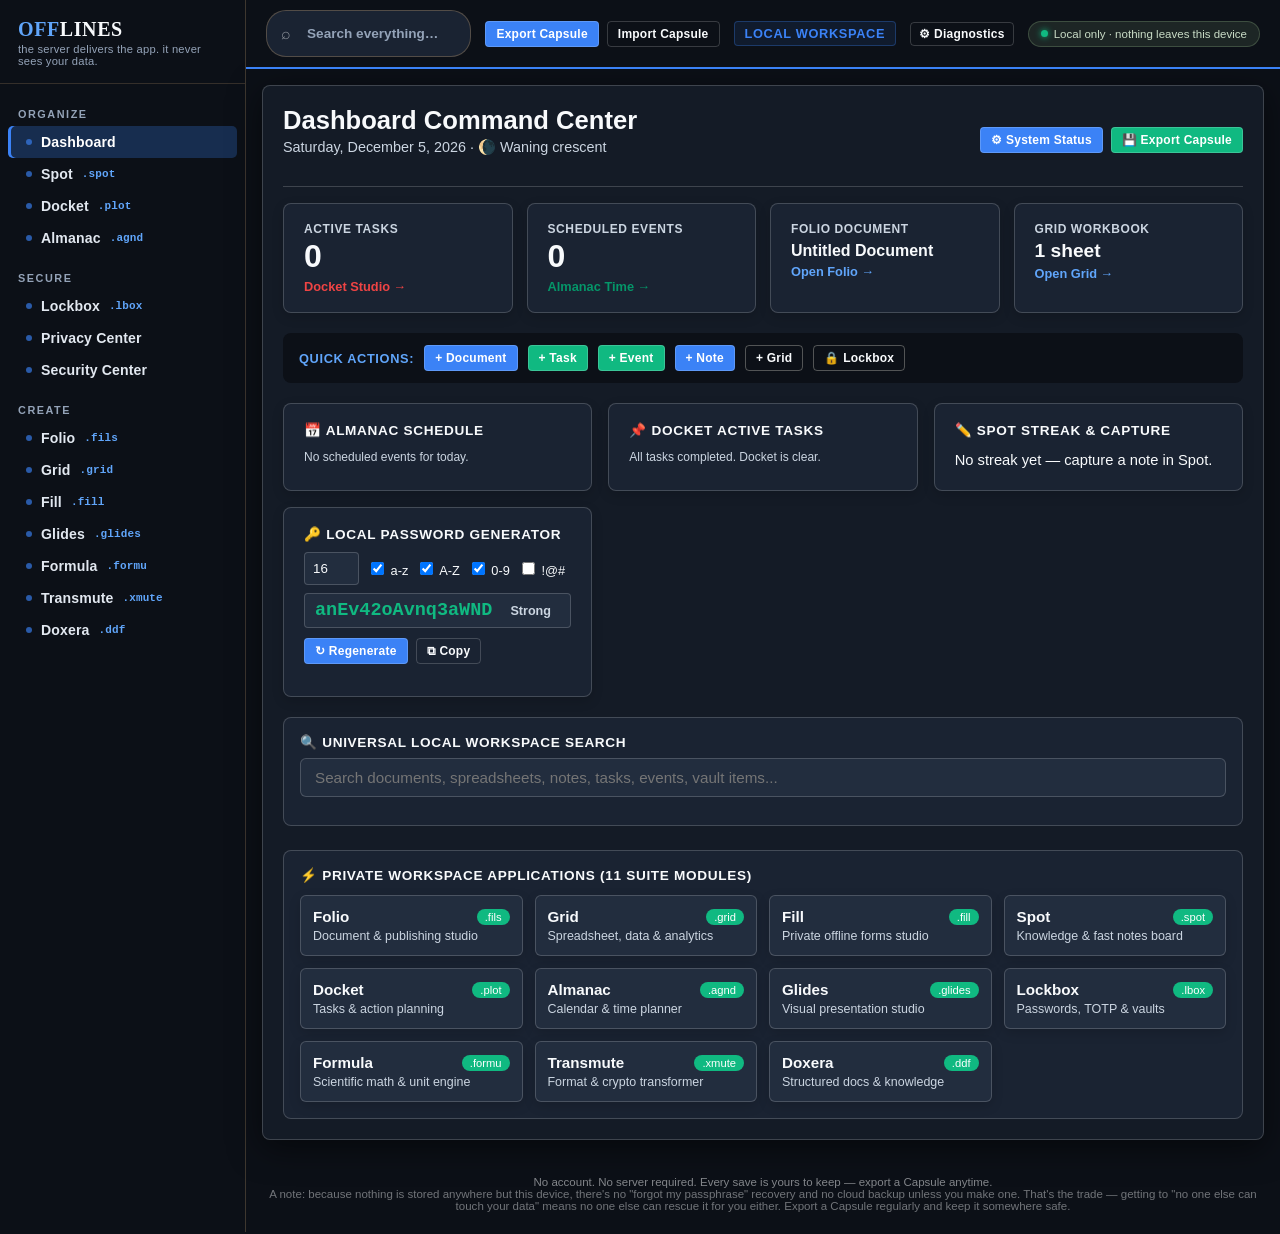
<file: index.html>
<!DOCTYPE html>
<html lang="en">
<head>
<meta charset="UTF-8">
<title>Offlines — your files, your device</title>
<link rel="manifest" href="manifest.json">
<meta name="theme-color" content="#1c2333">
<meta name="mobile-web-app-capable" content="yes">
<meta name="apple-mobile-web-app-capable" content="yes">
<meta name="apple-mobile-web-app-status-bar-style" content="black-translucent">
<meta name="apple-mobile-web-app-title" content="Suite">
<link rel="apple-touch-icon" href="icons/icon-192.png">
<link rel="icon" href="icons/icon-192.png">
<link rel="stylesheet" href="suite.css">
</head>
<body>

<div class="tabs" id="tabs"></div>

<div class="app-shell">
  <div class="sidebar" id="sidebar">
    <div class="sidebar-brand">
      <div class="name"><b>OFF</b><span id="brandTitle">LINES</span></div>
      <div class="tag">the server delivers the app. it never sees your data.</div>
    </div>
    <div id="sidebarNav"></div>
  </div>

  <div class="main-col">
    <div class="topstrip" style="position:relative;">
      <div class="gsearch">
        <span style="opacity:0.5;">⌕</span>
        <input type="text" id="gSearchInput" placeholder="Search everything…" oninput="globalSearch(this.value)" onfocus="globalSearch(this.value)">
        <span class="kbd">/</span>
      </div>
      <div class="capsule-bar">
        <button class="btn brass small" onclick="openCapsuleModal('export')">Export Capsule</button>
        <button class="btn ghost small" onclick="openCapsuleModal('import')">Import Capsule</button>
      </div>
      <div style="font-size:0.8rem; font-weight:700; color:var(--accent-primary,#3b82f6); letter-spacing:0.05em; text-transform:uppercase; padding:4px 10px; background:rgba(59,130,246,0.1); border-radius:4px; border:1px solid rgba(59,130,246,0.3);">
        Local Workspace
      </div>
      <button class="btn ghost small" onclick="openDiagnosticsModal()" style="font-size:0.75rem; padding:4px 8px;">⚙ Diagnostics</button>
<div class="security-pill" id="securityPill"><span class="dot"></span><span id="securityPillText">Local only · nothing leaves this device</span></div>
      <div class="global-search-results" id="globalSearchResults"></div>
    </div>

    <div class="workspace" id="workspace"></div>

    <div class="footer-note">No account. No server required. Every save is yours to keep — export a Capsule anytime.<br>
    <span style="opacity:0.85;">A note: because nothing is stored anywhere but this device, there's no "forgot my passphrase" recovery and no cloud backup unless you make one. That's the trade — getting to "no one else can touch your data" means no one else can rescue it for you either. Export a Capsule regularly and keep it somewhere safe.</span>
    </div>
  </div>
</div>

<div class="capsule-modal-bg" id="capsuleModalBg">
  <div class="capsule-modal" id="capsuleModal"></div>
</div>

<div class="seal-overlay" id="sealOverlay">
  <div class="seal-stamp">SEALED<br>& SAVED</div>
</div>

<script src="suite.js"></script>
</body>
</html>
</file>
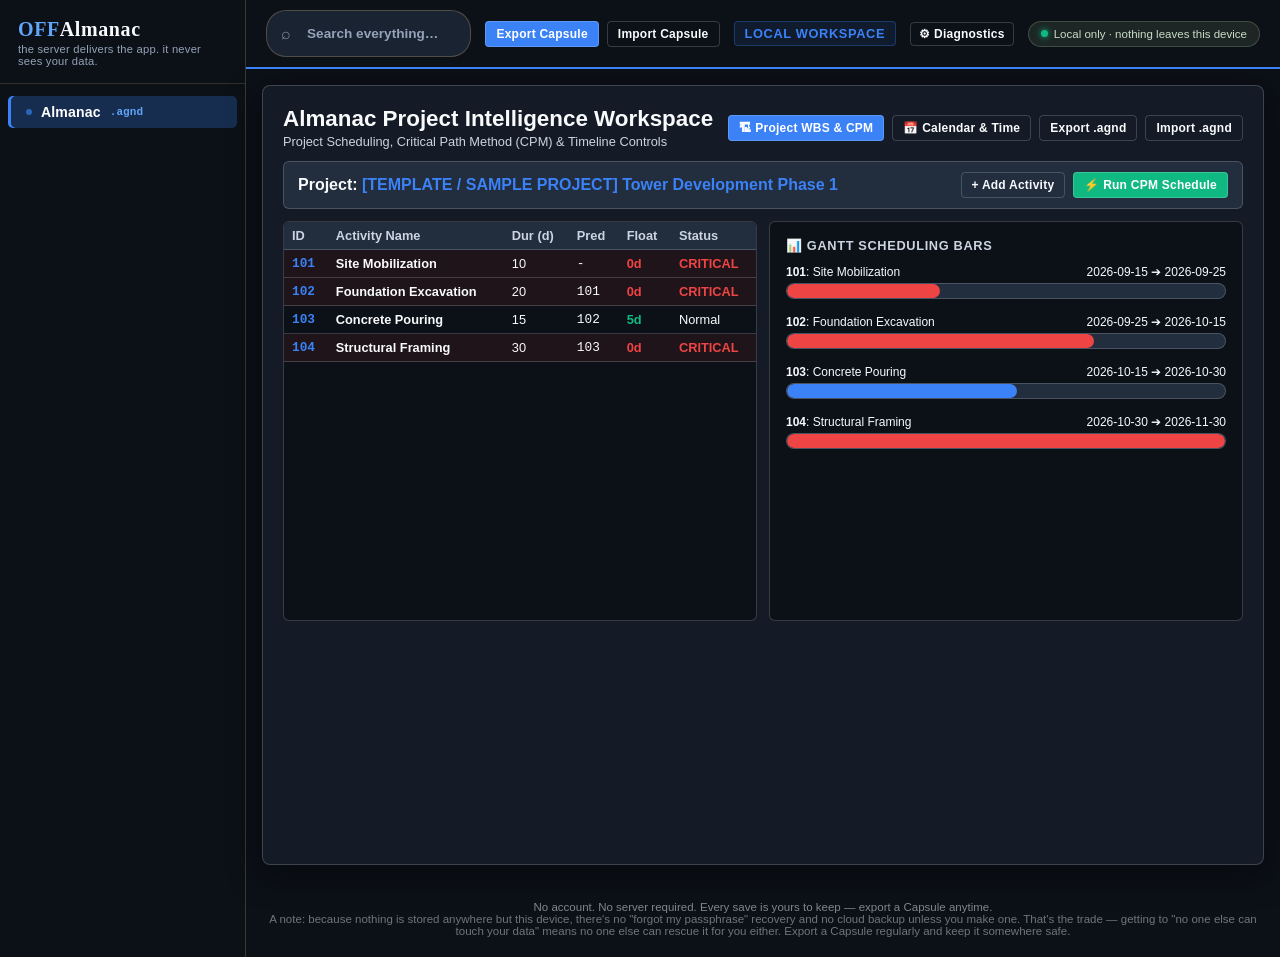
<file: standalone/almanac.html>
<!DOCTYPE html>
<html lang="en">
<head>
<meta charset="UTF-8">
<title>Almanac — Time Planner</title>
<link rel="manifest" href="../manifest.json">
<meta name="viewport" content="width=device-width, initial-scale=1.0">
<link rel="stylesheet" href="../suite.css">
<script>
window.SUITE_ONLY = 'agenda';
</script>
</head>
<body>


<div class="tabs" id="tabs"></div>

<div class="app-shell">
  <div class="sidebar" id="sidebar">
    <div class="sidebar-brand">
      <div class="name"><b>OFF</b><span id="brandTitle">LINES</span></div>
      <div class="tag">the server delivers the app. it never sees your data.</div>
    </div>
    <div id="sidebarNav"></div>
  </div>

  <div class="main-col">
    <div class="topstrip" style="position:relative;">
      <div class="gsearch">
        <span style="opacity:0.5;">⌕</span>
        <input type="text" id="gSearchInput" placeholder="Search everything…" oninput="globalSearch(this.value)" onfocus="globalSearch(this.value)">
        <span class="kbd">/</span>
      </div>
      <div class="capsule-bar">
        <button class="btn brass small" onclick="openCapsuleModal('export')">Export Capsule</button>
        <button class="btn ghost small" onclick="openCapsuleModal('import')">Import Capsule</button>
      </div>
      <div style="font-size:0.8rem; font-weight:700; color:var(--accent-primary,#3b82f6); letter-spacing:0.05em; text-transform:uppercase; padding:4px 10px; background:rgba(59,130,246,0.1); border-radius:4px; border:1px solid rgba(59,130,246,0.3);">
        Local Workspace
      </div>
      <button class="btn ghost small" onclick="openDiagnosticsModal()" style="font-size:0.75rem; padding:4px 8px;">⚙ Diagnostics</button>
<div class="security-pill" id="securityPill"><span class="dot"></span><span id="securityPillText">Local only · nothing leaves this device</span></div>
      <div class="global-search-results" id="globalSearchResults"></div>
    </div>

    <div class="workspace" id="workspace"></div>

    <div class="footer-note">No account. No server required. Every save is yours to keep — export a Capsule anytime.<br>
    <span style="opacity:0.85;">A note: because nothing is stored anywhere but this device, there's no "forgot my passphrase" recovery and no cloud backup unless you make one. That's the trade — getting to "no one else can touch your data" means no one else can rescue it for you either. Export a Capsule regularly and keep it somewhere safe.</span>
    </div>
  </div>
</div>

<div class="capsule-modal-bg" id="capsuleModalBg">
  <div class="capsule-modal" id="capsuleModal"></div>
</div>

<div class="seal-overlay" id="sealOverlay">
  <div class="seal-stamp">SEALED<br>& SAVED</div>
</div>



<script src="../suite.js"></script>
</body>
</html>
</file>
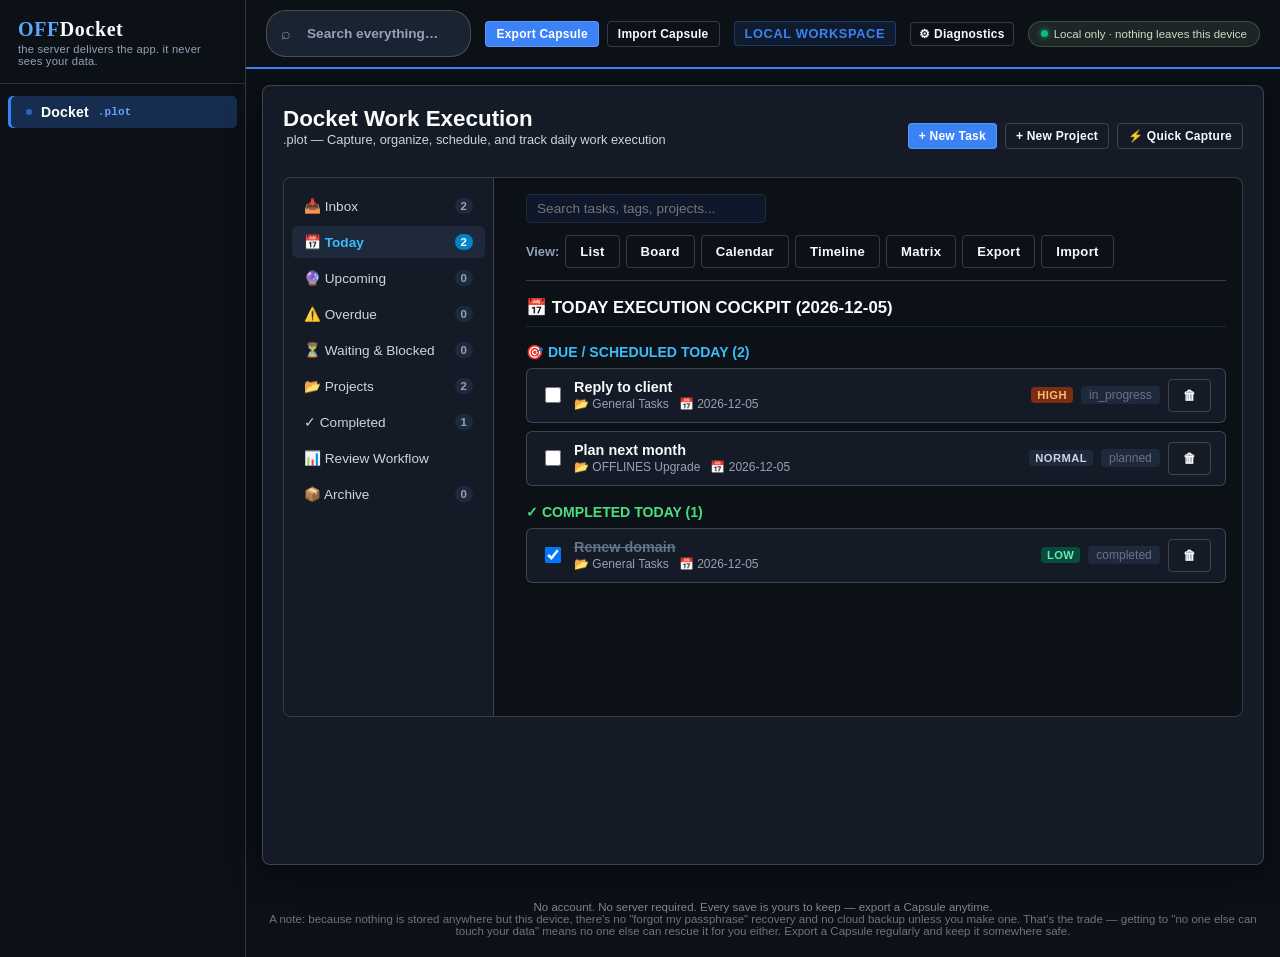
<file: standalone/docket.html>
<!DOCTYPE html>
<html lang="en">
<head>
<meta charset="UTF-8">
<title>Docket — Action Planning</title>
<link rel="manifest" href="../manifest.json">
<meta name="viewport" content="width=device-width, initial-scale=1.0">
<link rel="stylesheet" href="../suite.css">
<script>
window.SUITE_ONLY = 'tasks';
</script>
</head>
<body>


<div class="tabs" id="tabs"></div>

<div class="app-shell">
  <div class="sidebar" id="sidebar">
    <div class="sidebar-brand">
      <div class="name"><b>OFF</b><span id="brandTitle">LINES</span></div>
      <div class="tag">the server delivers the app. it never sees your data.</div>
    </div>
    <div id="sidebarNav"></div>
  </div>

  <div class="main-col">
    <div class="topstrip" style="position:relative;">
      <div class="gsearch">
        <span style="opacity:0.5;">⌕</span>
        <input type="text" id="gSearchInput" placeholder="Search everything…" oninput="globalSearch(this.value)" onfocus="globalSearch(this.value)">
        <span class="kbd">/</span>
      </div>
      <div class="capsule-bar">
        <button class="btn brass small" onclick="openCapsuleModal('export')">Export Capsule</button>
        <button class="btn ghost small" onclick="openCapsuleModal('import')">Import Capsule</button>
      </div>
      <div style="font-size:0.8rem; font-weight:700; color:var(--accent-primary,#3b82f6); letter-spacing:0.05em; text-transform:uppercase; padding:4px 10px; background:rgba(59,130,246,0.1); border-radius:4px; border:1px solid rgba(59,130,246,0.3);">
        Local Workspace
      </div>
      <button class="btn ghost small" onclick="openDiagnosticsModal()" style="font-size:0.75rem; padding:4px 8px;">⚙ Diagnostics</button>
<div class="security-pill" id="securityPill"><span class="dot"></span><span id="securityPillText">Local only · nothing leaves this device</span></div>
      <div class="global-search-results" id="globalSearchResults"></div>
    </div>

    <div class="workspace" id="workspace"></div>

    <div class="footer-note">No account. No server required. Every save is yours to keep — export a Capsule anytime.<br>
    <span style="opacity:0.85;">A note: because nothing is stored anywhere but this device, there's no "forgot my passphrase" recovery and no cloud backup unless you make one. That's the trade — getting to "no one else can touch your data" means no one else can rescue it for you either. Export a Capsule regularly and keep it somewhere safe.</span>
    </div>
  </div>
</div>

<div class="capsule-modal-bg" id="capsuleModalBg">
  <div class="capsule-modal" id="capsuleModal"></div>
</div>

<div class="seal-overlay" id="sealOverlay">
  <div class="seal-stamp">SEALED<br>& SAVED</div>
</div>



<script src="../suite.js"></script>
</body>
</html>
</file>
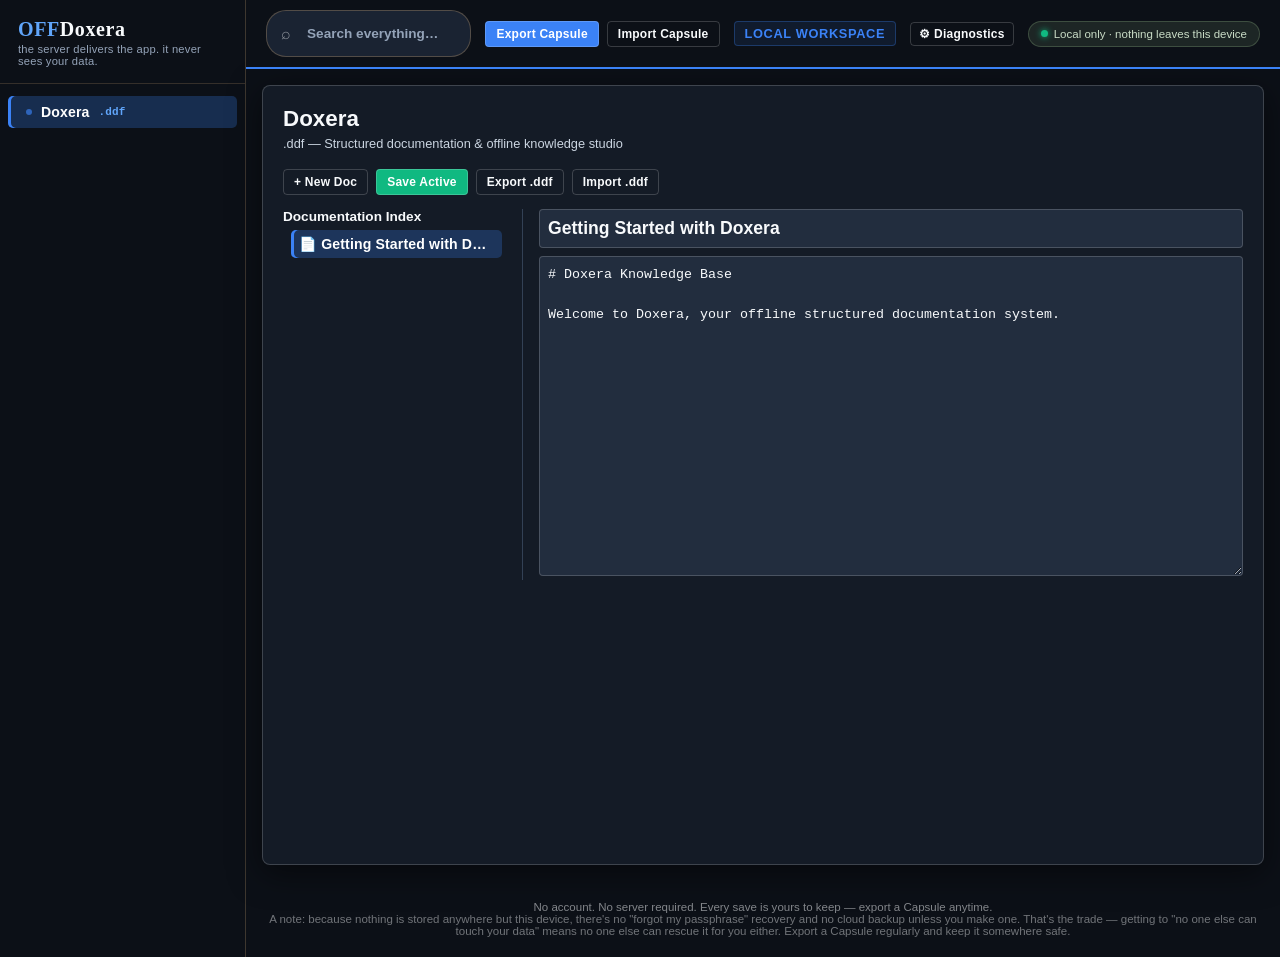
<file: standalone/doxera.html>
<!DOCTYPE html>
<html lang="en">
<head>
<meta charset="UTF-8">
<title>Doxera — Structured Documents</title>
<link rel="manifest" href="../manifest.json">
<meta name="viewport" content="width=device-width, initial-scale=1.0">
<link rel="stylesheet" href="../suite.css">
<script>
window.SUITE_ONLY = 'doxera';
</script>
</head>
<body>


<div class="tabs" id="tabs"></div>

<div class="app-shell">
  <div class="sidebar" id="sidebar">
    <div class="sidebar-brand">
      <div class="name"><b>OFF</b><span id="brandTitle">LINES</span></div>
      <div class="tag">the server delivers the app. it never sees your data.</div>
    </div>
    <div id="sidebarNav"></div>
  </div>

  <div class="main-col">
    <div class="topstrip" style="position:relative;">
      <div class="gsearch">
        <span style="opacity:0.5;">⌕</span>
        <input type="text" id="gSearchInput" placeholder="Search everything…" oninput="globalSearch(this.value)" onfocus="globalSearch(this.value)">
        <span class="kbd">/</span>
      </div>
      <div class="capsule-bar">
        <button class="btn brass small" onclick="openCapsuleModal('export')">Export Capsule</button>
        <button class="btn ghost small" onclick="openCapsuleModal('import')">Import Capsule</button>
      </div>
      <div style="font-size:0.8rem; font-weight:700; color:var(--accent-primary,#3b82f6); letter-spacing:0.05em; text-transform:uppercase; padding:4px 10px; background:rgba(59,130,246,0.1); border-radius:4px; border:1px solid rgba(59,130,246,0.3);">
        Local Workspace
      </div>
      <button class="btn ghost small" onclick="openDiagnosticsModal()" style="font-size:0.75rem; padding:4px 8px;">⚙ Diagnostics</button>
<div class="security-pill" id="securityPill"><span class="dot"></span><span id="securityPillText">Local only · nothing leaves this device</span></div>
      <div class="global-search-results" id="globalSearchResults"></div>
    </div>

    <div class="workspace" id="workspace"></div>

    <div class="footer-note">No account. No server required. Every save is yours to keep — export a Capsule anytime.<br>
    <span style="opacity:0.85;">A note: because nothing is stored anywhere but this device, there's no "forgot my passphrase" recovery and no cloud backup unless you make one. That's the trade — getting to "no one else can touch your data" means no one else can rescue it for you either. Export a Capsule regularly and keep it somewhere safe.</span>
    </div>
  </div>
</div>

<div class="capsule-modal-bg" id="capsuleModalBg">
  <div class="capsule-modal" id="capsuleModal"></div>
</div>

<div class="seal-overlay" id="sealOverlay">
  <div class="seal-stamp">SEALED<br>& SAVED</div>
</div>



<script src="../suite.js"></script>
</body>
</html>
</file>
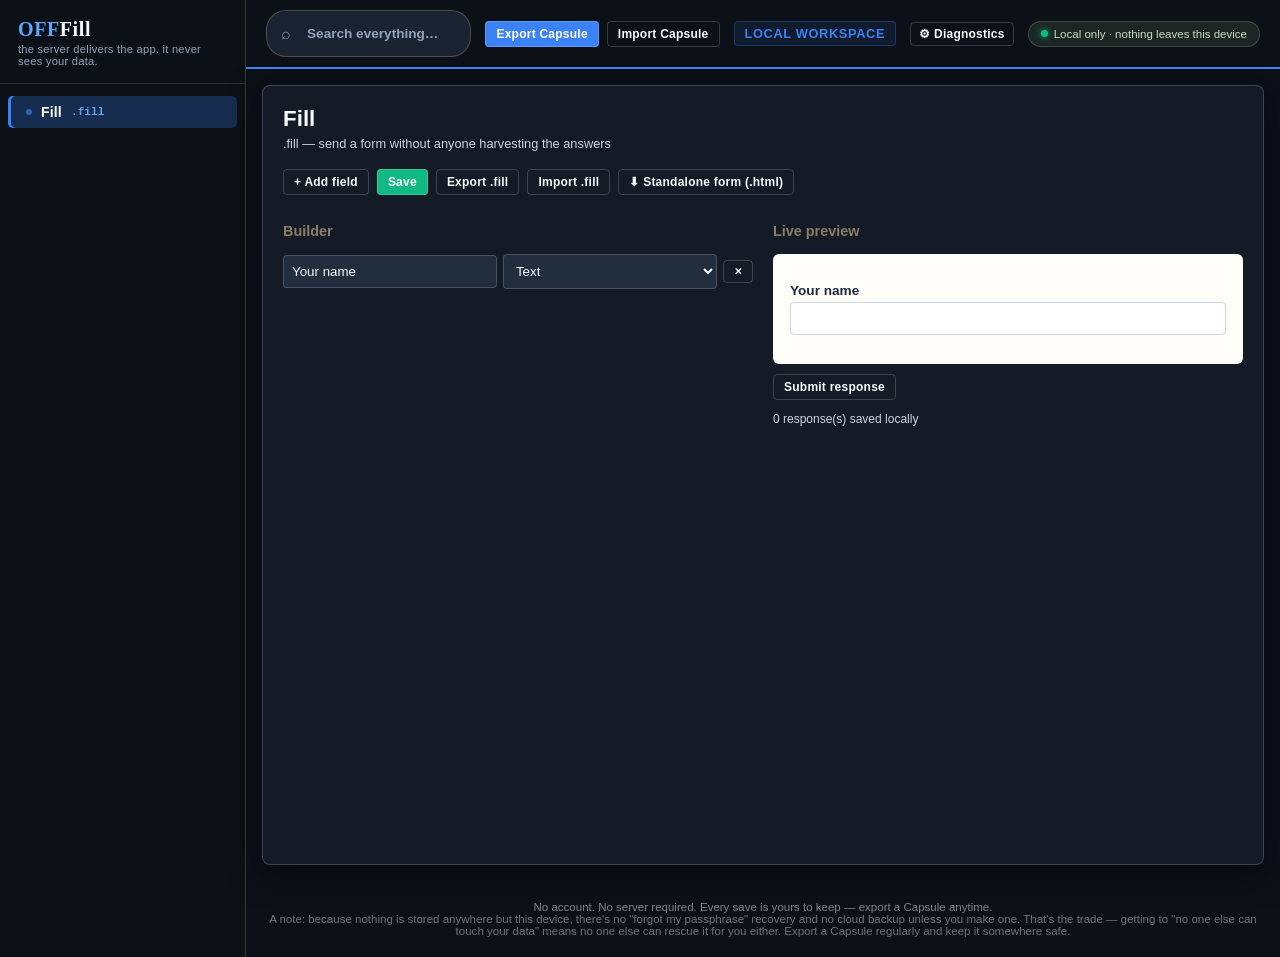
<file: standalone/fill.html>
<!DOCTYPE html>
<html lang="en">
<head>
<meta charset="UTF-8">
<title>Fill — Private Forms</title>
<link rel="manifest" href="../manifest.json">
<meta name="viewport" content="width=device-width, initial-scale=1.0">
<link rel="stylesheet" href="../suite.css">
<script>
window.SUITE_ONLY = 'forms';
</script>
</head>
<body>


<div class="tabs" id="tabs"></div>

<div class="app-shell">
  <div class="sidebar" id="sidebar">
    <div class="sidebar-brand">
      <div class="name"><b>OFF</b><span id="brandTitle">LINES</span></div>
      <div class="tag">the server delivers the app. it never sees your data.</div>
    </div>
    <div id="sidebarNav"></div>
  </div>

  <div class="main-col">
    <div class="topstrip" style="position:relative;">
      <div class="gsearch">
        <span style="opacity:0.5;">⌕</span>
        <input type="text" id="gSearchInput" placeholder="Search everything…" oninput="globalSearch(this.value)" onfocus="globalSearch(this.value)">
        <span class="kbd">/</span>
      </div>
      <div class="capsule-bar">
        <button class="btn brass small" onclick="openCapsuleModal('export')">Export Capsule</button>
        <button class="btn ghost small" onclick="openCapsuleModal('import')">Import Capsule</button>
      </div>
      <div style="font-size:0.8rem; font-weight:700; color:var(--accent-primary,#3b82f6); letter-spacing:0.05em; text-transform:uppercase; padding:4px 10px; background:rgba(59,130,246,0.1); border-radius:4px; border:1px solid rgba(59,130,246,0.3);">
        Local Workspace
      </div>
      <button class="btn ghost small" onclick="openDiagnosticsModal()" style="font-size:0.75rem; padding:4px 8px;">⚙ Diagnostics</button>
<div class="security-pill" id="securityPill"><span class="dot"></span><span id="securityPillText">Local only · nothing leaves this device</span></div>
      <div class="global-search-results" id="globalSearchResults"></div>
    </div>

    <div class="workspace" id="workspace"></div>

    <div class="footer-note">No account. No server required. Every save is yours to keep — export a Capsule anytime.<br>
    <span style="opacity:0.85;">A note: because nothing is stored anywhere but this device, there's no "forgot my passphrase" recovery and no cloud backup unless you make one. That's the trade — getting to "no one else can touch your data" means no one else can rescue it for you either. Export a Capsule regularly and keep it somewhere safe.</span>
    </div>
  </div>
</div>

<div class="capsule-modal-bg" id="capsuleModalBg">
  <div class="capsule-modal" id="capsuleModal"></div>
</div>

<div class="seal-overlay" id="sealOverlay">
  <div class="seal-stamp">SEALED<br>& SAVED</div>
</div>



<script src="../suite.js"></script>
</body>
</html>
</file>
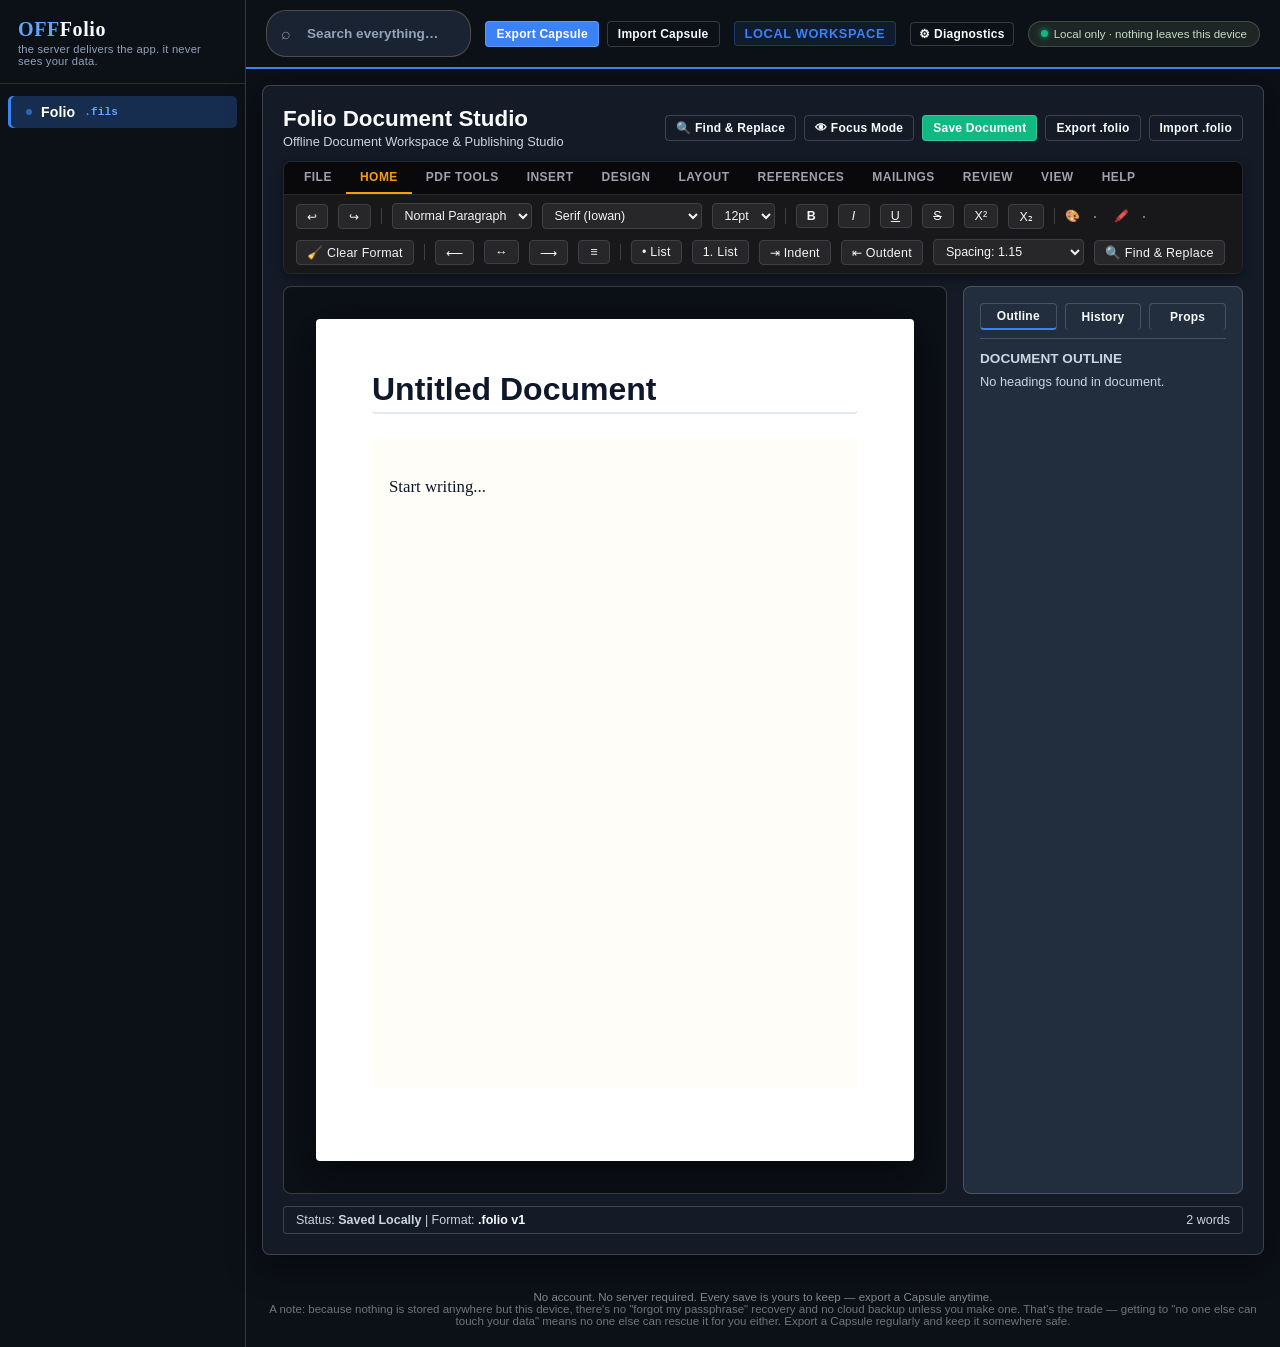
<file: standalone/folio.html>
<!DOCTYPE html>
<html lang="en">
<head>
<meta charset="UTF-8">
<title>Folio — Document Studio</title>
<link rel="manifest" href="../manifest.json">
<meta name="viewport" content="width=device-width, initial-scale=1.0">
<link rel="stylesheet" href="../suite.css">
<script>
window.SUITE_ONLY = 'docs';
</script>
</head>
<body>


<div class="tabs" id="tabs"></div>

<div class="app-shell">
  <div class="sidebar" id="sidebar">
    <div class="sidebar-brand">
      <div class="name"><b>OFF</b><span id="brandTitle">LINES</span></div>
      <div class="tag">the server delivers the app. it never sees your data.</div>
    </div>
    <div id="sidebarNav"></div>
  </div>

  <div class="main-col">
    <div class="topstrip" style="position:relative;">
      <div class="gsearch">
        <span style="opacity:0.5;">⌕</span>
        <input type="text" id="gSearchInput" placeholder="Search everything…" oninput="globalSearch(this.value)" onfocus="globalSearch(this.value)">
        <span class="kbd">/</span>
      </div>
      <div class="capsule-bar">
        <button class="btn brass small" onclick="openCapsuleModal('export')">Export Capsule</button>
        <button class="btn ghost small" onclick="openCapsuleModal('import')">Import Capsule</button>
      </div>
      <div style="font-size:0.8rem; font-weight:700; color:var(--accent-primary,#3b82f6); letter-spacing:0.05em; text-transform:uppercase; padding:4px 10px; background:rgba(59,130,246,0.1); border-radius:4px; border:1px solid rgba(59,130,246,0.3);">
        Local Workspace
      </div>
      <button class="btn ghost small" onclick="openDiagnosticsModal()" style="font-size:0.75rem; padding:4px 8px;">⚙ Diagnostics</button>
<div class="security-pill" id="securityPill"><span class="dot"></span><span id="securityPillText">Local only · nothing leaves this device</span></div>
      <div class="global-search-results" id="globalSearchResults"></div>
    </div>

    <div class="workspace" id="workspace"></div>

    <div class="footer-note">No account. No server required. Every save is yours to keep — export a Capsule anytime.<br>
    <span style="opacity:0.85;">A note: because nothing is stored anywhere but this device, there's no "forgot my passphrase" recovery and no cloud backup unless you make one. That's the trade — getting to "no one else can touch your data" means no one else can rescue it for you either. Export a Capsule regularly and keep it somewhere safe.</span>
    </div>
  </div>
</div>

<div class="capsule-modal-bg" id="capsuleModalBg">
  <div class="capsule-modal" id="capsuleModal"></div>
</div>

<div class="seal-overlay" id="sealOverlay">
  <div class="seal-stamp">SEALED<br>& SAVED</div>
</div>



<script src="../suite.js"></script>
</body>
</html>
</file>
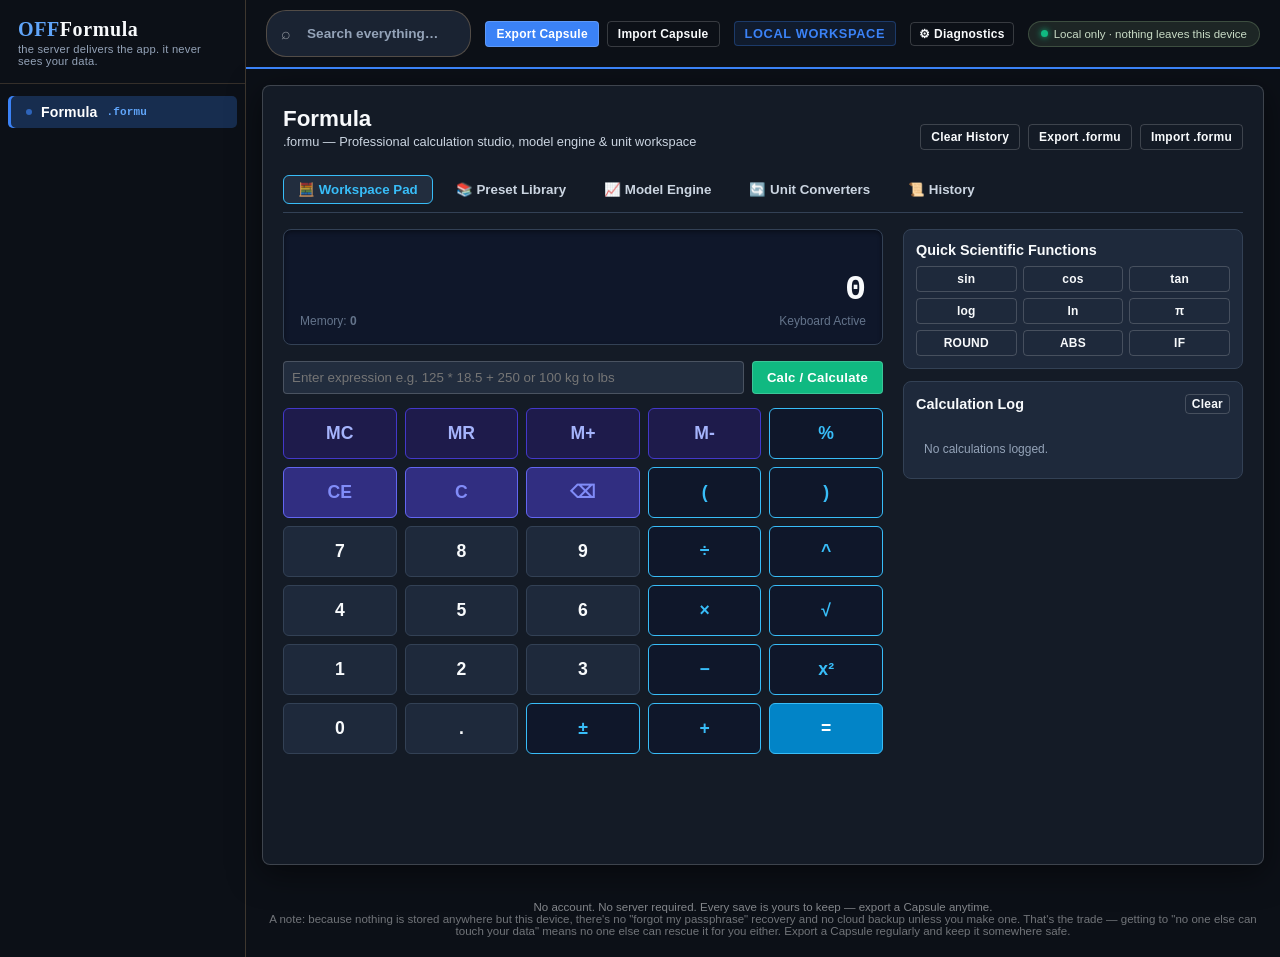
<file: standalone/formula.html>
<!DOCTYPE html>
<html lang="en">
<head>
<meta charset="UTF-8">
<title>Formula — Math & Unit Engine</title>
<link rel="manifest" href="../manifest.json">
<meta name="viewport" content="width=device-width, initial-scale=1.0">
<link rel="stylesheet" href="../suite.css">
<script>
window.SUITE_ONLY = 'formula';
</script>
</head>
<body>


<div class="tabs" id="tabs"></div>

<div class="app-shell">
  <div class="sidebar" id="sidebar">
    <div class="sidebar-brand">
      <div class="name"><b>OFF</b><span id="brandTitle">LINES</span></div>
      <div class="tag">the server delivers the app. it never sees your data.</div>
    </div>
    <div id="sidebarNav"></div>
  </div>

  <div class="main-col">
    <div class="topstrip" style="position:relative;">
      <div class="gsearch">
        <span style="opacity:0.5;">⌕</span>
        <input type="text" id="gSearchInput" placeholder="Search everything…" oninput="globalSearch(this.value)" onfocus="globalSearch(this.value)">
        <span class="kbd">/</span>
      </div>
      <div class="capsule-bar">
        <button class="btn brass small" onclick="openCapsuleModal('export')">Export Capsule</button>
        <button class="btn ghost small" onclick="openCapsuleModal('import')">Import Capsule</button>
      </div>
      <div style="font-size:0.8rem; font-weight:700; color:var(--accent-primary,#3b82f6); letter-spacing:0.05em; text-transform:uppercase; padding:4px 10px; background:rgba(59,130,246,0.1); border-radius:4px; border:1px solid rgba(59,130,246,0.3);">
        Local Workspace
      </div>
      <button class="btn ghost small" onclick="openDiagnosticsModal()" style="font-size:0.75rem; padding:4px 8px;">⚙ Diagnostics</button>
<div class="security-pill" id="securityPill"><span class="dot"></span><span id="securityPillText">Local only · nothing leaves this device</span></div>
      <div class="global-search-results" id="globalSearchResults"></div>
    </div>

    <div class="workspace" id="workspace"></div>

    <div class="footer-note">No account. No server required. Every save is yours to keep — export a Capsule anytime.<br>
    <span style="opacity:0.85;">A note: because nothing is stored anywhere but this device, there's no "forgot my passphrase" recovery and no cloud backup unless you make one. That's the trade — getting to "no one else can touch your data" means no one else can rescue it for you either. Export a Capsule regularly and keep it somewhere safe.</span>
    </div>
  </div>
</div>

<div class="capsule-modal-bg" id="capsuleModalBg">
  <div class="capsule-modal" id="capsuleModal"></div>
</div>

<div class="seal-overlay" id="sealOverlay">
  <div class="seal-stamp">SEALED<br>& SAVED</div>
</div>



<script src="../suite.js"></script>
</body>
</html>
</file>
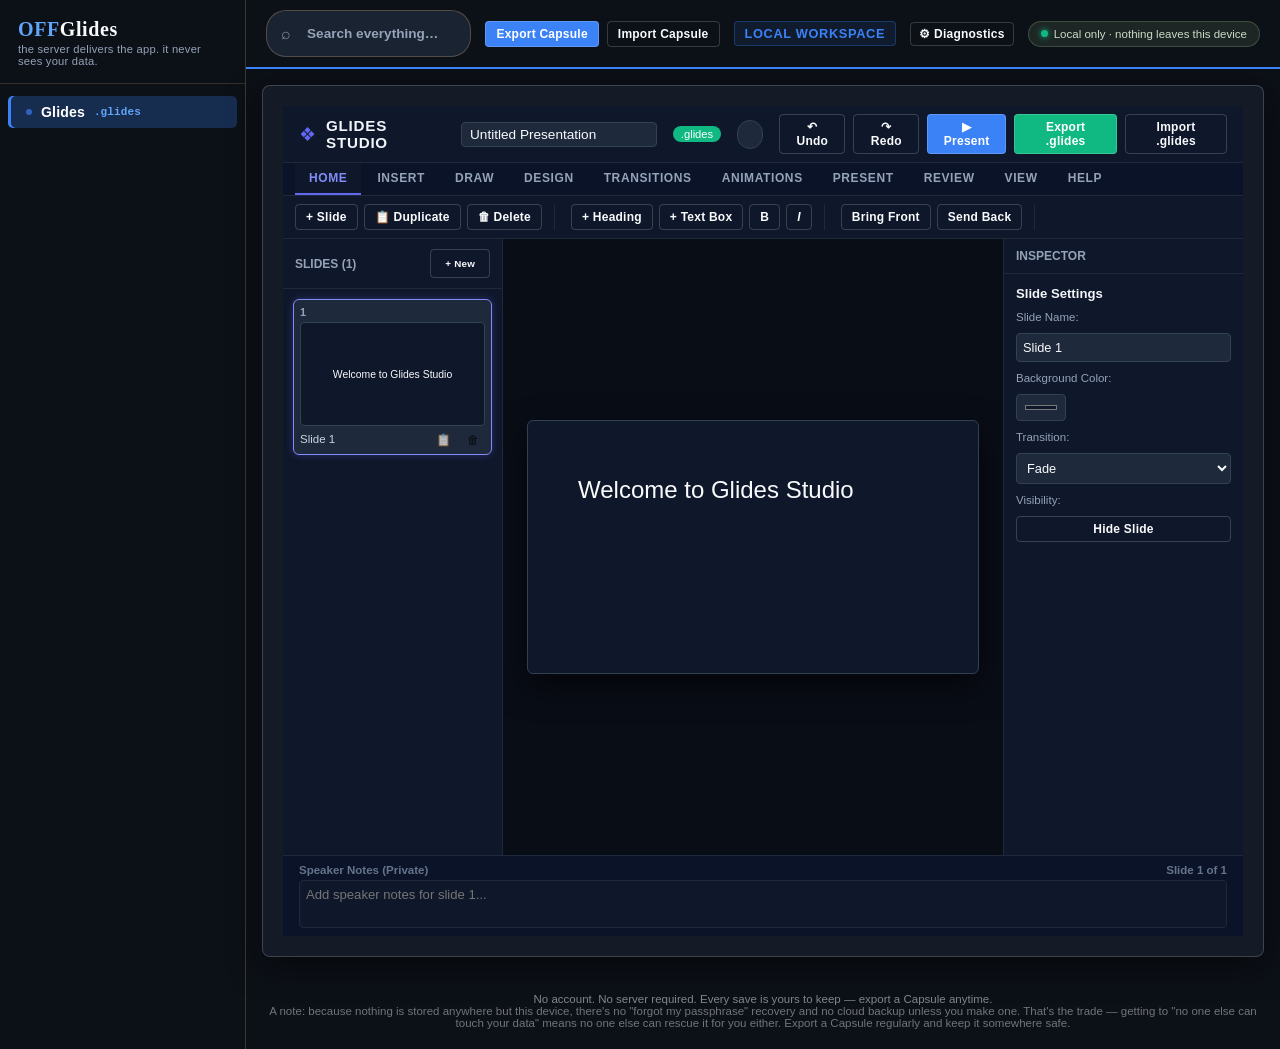
<file: standalone/glides.html>
<!DOCTYPE html>
<html lang="en">
<head>
<meta charset="UTF-8">
<title>Glides — Presentation Studio</title>
<link rel="manifest" href="../manifest.json">
<meta name="viewport" content="width=device-width, initial-scale=1.0">
<link rel="stylesheet" href="../suite.css">
<script>
window.SUITE_ONLY = 'slides';
</script>
</head>
<body>


<div class="tabs" id="tabs"></div>

<div class="app-shell">
  <div class="sidebar" id="sidebar">
    <div class="sidebar-brand">
      <div class="name"><b>OFF</b><span id="brandTitle">LINES</span></div>
      <div class="tag">the server delivers the app. it never sees your data.</div>
    </div>
    <div id="sidebarNav"></div>
  </div>

  <div class="main-col">
    <div class="topstrip" style="position:relative;">
      <div class="gsearch">
        <span style="opacity:0.5;">⌕</span>
        <input type="text" id="gSearchInput" placeholder="Search everything…" oninput="globalSearch(this.value)" onfocus="globalSearch(this.value)">
        <span class="kbd">/</span>
      </div>
      <div class="capsule-bar">
        <button class="btn brass small" onclick="openCapsuleModal('export')">Export Capsule</button>
        <button class="btn ghost small" onclick="openCapsuleModal('import')">Import Capsule</button>
      </div>
      <div style="font-size:0.8rem; font-weight:700; color:var(--accent-primary,#3b82f6); letter-spacing:0.05em; text-transform:uppercase; padding:4px 10px; background:rgba(59,130,246,0.1); border-radius:4px; border:1px solid rgba(59,130,246,0.3);">
        Local Workspace
      </div>
      <button class="btn ghost small" onclick="openDiagnosticsModal()" style="font-size:0.75rem; padding:4px 8px;">⚙ Diagnostics</button>
<div class="security-pill" id="securityPill"><span class="dot"></span><span id="securityPillText">Local only · nothing leaves this device</span></div>
      <div class="global-search-results" id="globalSearchResults"></div>
    </div>

    <div class="workspace" id="workspace"></div>

    <div class="footer-note">No account. No server required. Every save is yours to keep — export a Capsule anytime.<br>
    <span style="opacity:0.85;">A note: because nothing is stored anywhere but this device, there's no "forgot my passphrase" recovery and no cloud backup unless you make one. That's the trade — getting to "no one else can touch your data" means no one else can rescue it for you either. Export a Capsule regularly and keep it somewhere safe.</span>
    </div>
  </div>
</div>

<div class="capsule-modal-bg" id="capsuleModalBg">
  <div class="capsule-modal" id="capsuleModal"></div>
</div>

<div class="seal-overlay" id="sealOverlay">
  <div class="seal-stamp">SEALED<br>& SAVED</div>
</div>



<script src="../suite.js"></script>
</body>
</html>
</file>
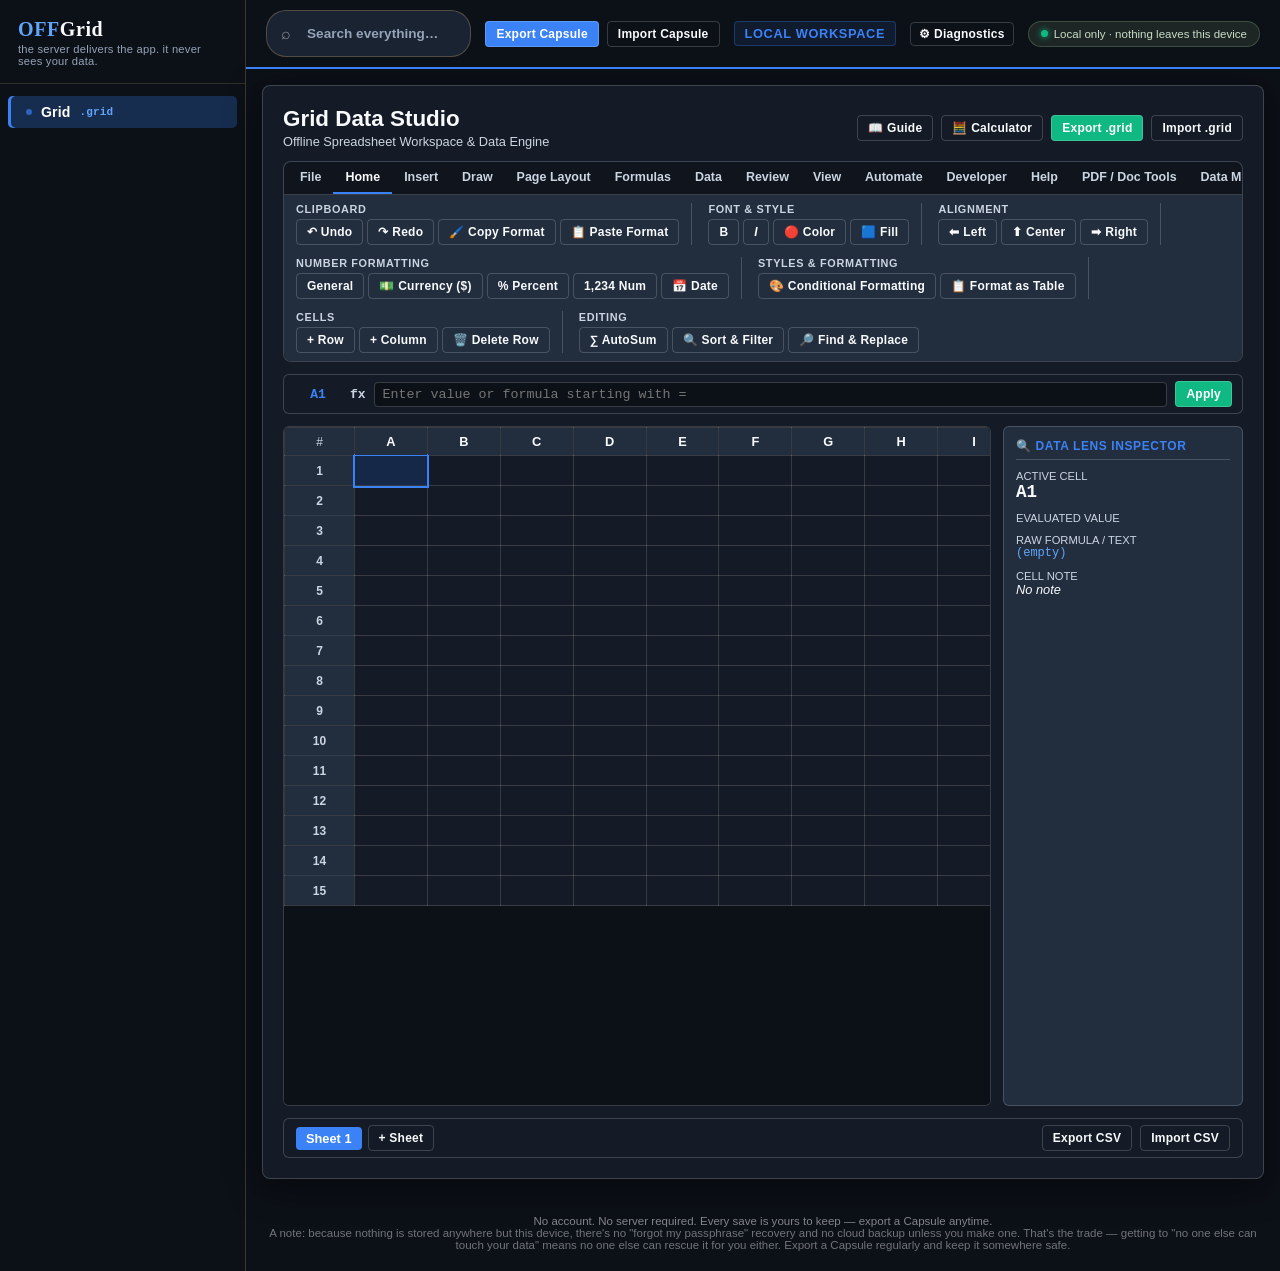
<file: standalone/grid.html>
<!DOCTYPE html>
<html lang="en">
<head>
<meta charset="UTF-8">
<title>Grid — Data Studio</title>
<link rel="manifest" href="../manifest.json">
<meta name="viewport" content="width=device-width, initial-scale=1.0">
<link rel="stylesheet" href="../suite.css">
<script>
window.SUITE_ONLY = 'sheets';
</script>
</head>
<body>


<div class="tabs" id="tabs"></div>

<div class="app-shell">
  <div class="sidebar" id="sidebar">
    <div class="sidebar-brand">
      <div class="name"><b>OFF</b><span id="brandTitle">LINES</span></div>
      <div class="tag">the server delivers the app. it never sees your data.</div>
    </div>
    <div id="sidebarNav"></div>
  </div>

  <div class="main-col">
    <div class="topstrip" style="position:relative;">
      <div class="gsearch">
        <span style="opacity:0.5;">⌕</span>
        <input type="text" id="gSearchInput" placeholder="Search everything…" oninput="globalSearch(this.value)" onfocus="globalSearch(this.value)">
        <span class="kbd">/</span>
      </div>
      <div class="capsule-bar">
        <button class="btn brass small" onclick="openCapsuleModal('export')">Export Capsule</button>
        <button class="btn ghost small" onclick="openCapsuleModal('import')">Import Capsule</button>
      </div>
      <div style="font-size:0.8rem; font-weight:700; color:var(--accent-primary,#3b82f6); letter-spacing:0.05em; text-transform:uppercase; padding:4px 10px; background:rgba(59,130,246,0.1); border-radius:4px; border:1px solid rgba(59,130,246,0.3);">
        Local Workspace
      </div>
      <button class="btn ghost small" onclick="openDiagnosticsModal()" style="font-size:0.75rem; padding:4px 8px;">⚙ Diagnostics</button>
<div class="security-pill" id="securityPill"><span class="dot"></span><span id="securityPillText">Local only · nothing leaves this device</span></div>
      <div class="global-search-results" id="globalSearchResults"></div>
    </div>

    <div class="workspace" id="workspace"></div>

    <div class="footer-note">No account. No server required. Every save is yours to keep — export a Capsule anytime.<br>
    <span style="opacity:0.85;">A note: because nothing is stored anywhere but this device, there's no "forgot my passphrase" recovery and no cloud backup unless you make one. That's the trade — getting to "no one else can touch your data" means no one else can rescue it for you either. Export a Capsule regularly and keep it somewhere safe.</span>
    </div>
  </div>
</div>

<div class="capsule-modal-bg" id="capsuleModalBg">
  <div class="capsule-modal" id="capsuleModal"></div>
</div>

<div class="seal-overlay" id="sealOverlay">
  <div class="seal-stamp">SEALED<br>& SAVED</div>
</div>



<script src="../suite.js"></script>
</body>
</html>
</file>
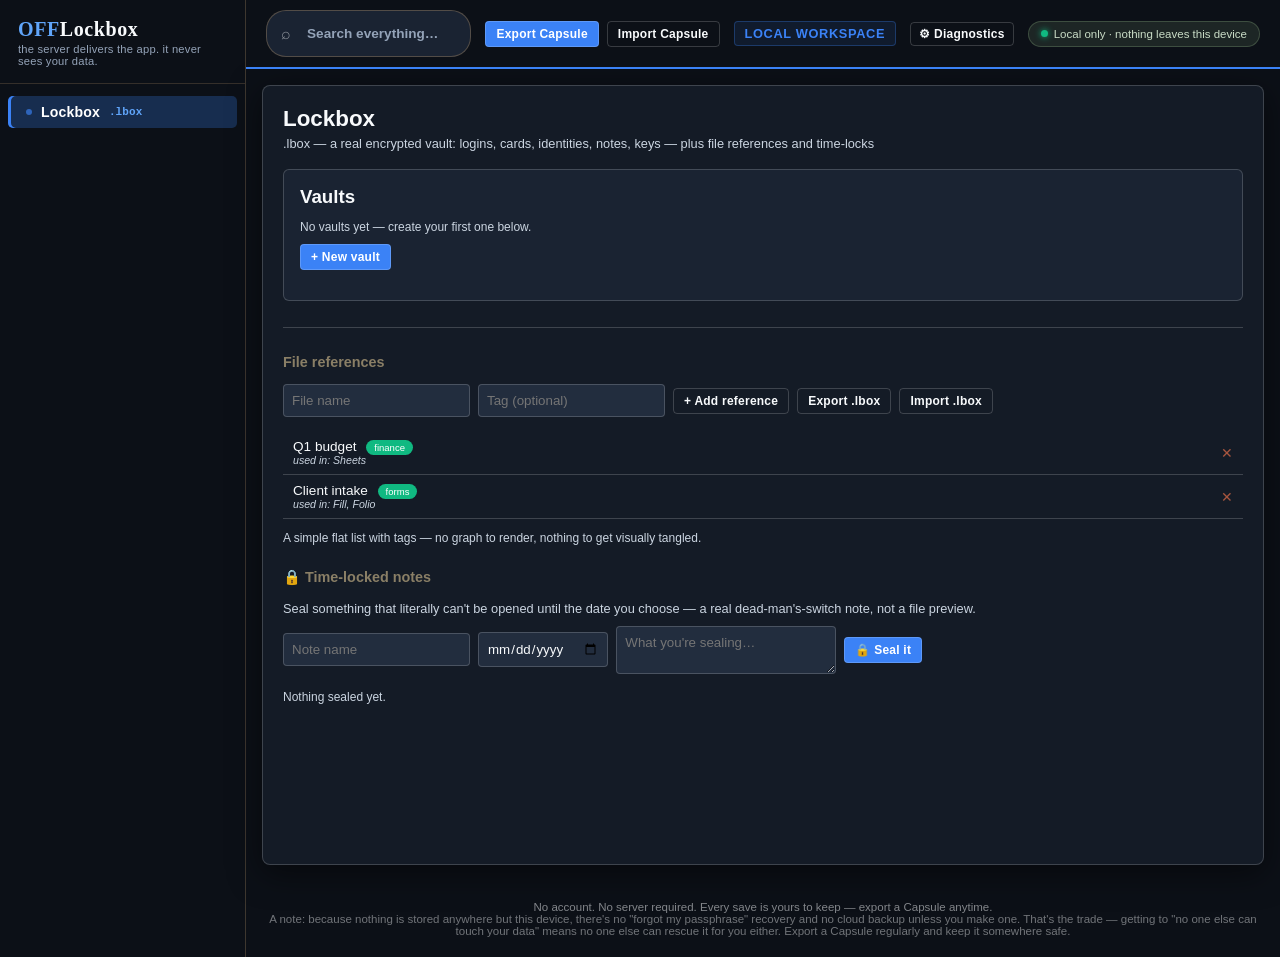
<file: standalone/lockbox.html>
<!DOCTYPE html>
<html lang="en">
<head>
<meta charset="UTF-8">
<title>Lockbox — Secure Vault</title>
<link rel="manifest" href="../manifest.json">
<meta name="viewport" content="width=device-width, initial-scale=1.0">
<link rel="stylesheet" href="../suite.css">
<script>
window.SUITE_ONLY = 'lockbox';
</script>
</head>
<body>


<div class="tabs" id="tabs"></div>

<div class="app-shell">
  <div class="sidebar" id="sidebar">
    <div class="sidebar-brand">
      <div class="name"><b>OFF</b><span id="brandTitle">LINES</span></div>
      <div class="tag">the server delivers the app. it never sees your data.</div>
    </div>
    <div id="sidebarNav"></div>
  </div>

  <div class="main-col">
    <div class="topstrip" style="position:relative;">
      <div class="gsearch">
        <span style="opacity:0.5;">⌕</span>
        <input type="text" id="gSearchInput" placeholder="Search everything…" oninput="globalSearch(this.value)" onfocus="globalSearch(this.value)">
        <span class="kbd">/</span>
      </div>
      <div class="capsule-bar">
        <button class="btn brass small" onclick="openCapsuleModal('export')">Export Capsule</button>
        <button class="btn ghost small" onclick="openCapsuleModal('import')">Import Capsule</button>
      </div>
      <div style="font-size:0.8rem; font-weight:700; color:var(--accent-primary,#3b82f6); letter-spacing:0.05em; text-transform:uppercase; padding:4px 10px; background:rgba(59,130,246,0.1); border-radius:4px; border:1px solid rgba(59,130,246,0.3);">
        Local Workspace
      </div>
      <button class="btn ghost small" onclick="openDiagnosticsModal()" style="font-size:0.75rem; padding:4px 8px;">⚙ Diagnostics</button>
<div class="security-pill" id="securityPill"><span class="dot"></span><span id="securityPillText">Local only · nothing leaves this device</span></div>
      <div class="global-search-results" id="globalSearchResults"></div>
    </div>

    <div class="workspace" id="workspace"></div>

    <div class="footer-note">No account. No server required. Every save is yours to keep — export a Capsule anytime.<br>
    <span style="opacity:0.85;">A note: because nothing is stored anywhere but this device, there's no "forgot my passphrase" recovery and no cloud backup unless you make one. That's the trade — getting to "no one else can touch your data" means no one else can rescue it for you either. Export a Capsule regularly and keep it somewhere safe.</span>
    </div>
  </div>
</div>

<div class="capsule-modal-bg" id="capsuleModalBg">
  <div class="capsule-modal" id="capsuleModal"></div>
</div>

<div class="seal-overlay" id="sealOverlay">
  <div class="seal-stamp">SEALED<br>& SAVED</div>
</div>



<script src="../suite.js"></script>
</body>
</html>
</file>
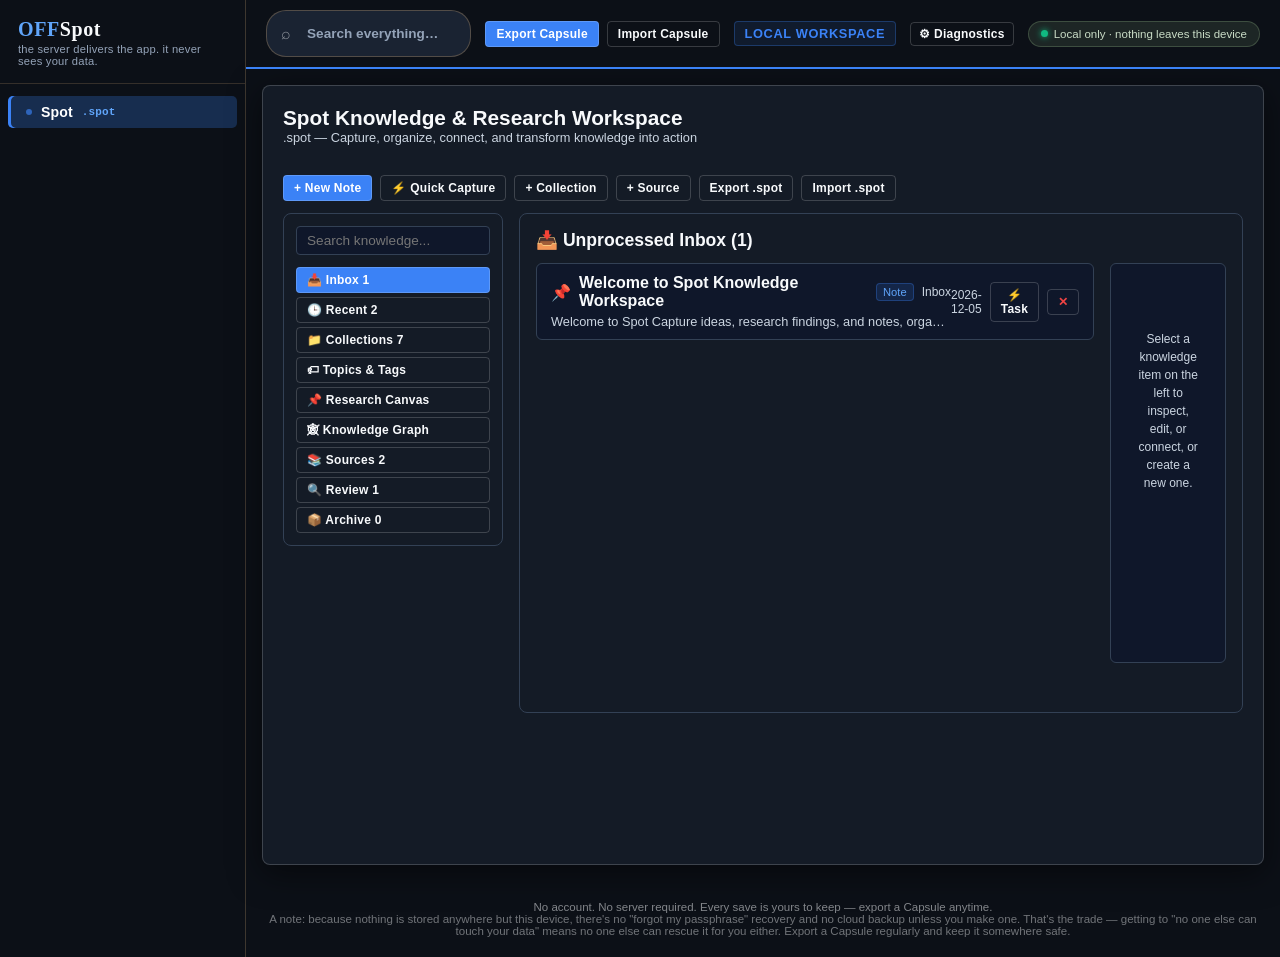
<file: standalone/spot.html>
<!DOCTYPE html>
<html lang="en">
<head>
<meta charset="UTF-8">
<title>Spot — Capture Board</title>
<link rel="manifest" href="../manifest.json">
<meta name="viewport" content="width=device-width, initial-scale=1.0">
<link rel="stylesheet" href="../suite.css">
<script>
window.SUITE_ONLY = 'notes';
</script>
</head>
<body>


<div class="tabs" id="tabs"></div>

<div class="app-shell">
  <div class="sidebar" id="sidebar">
    <div class="sidebar-brand">
      <div class="name"><b>OFF</b><span id="brandTitle">LINES</span></div>
      <div class="tag">the server delivers the app. it never sees your data.</div>
    </div>
    <div id="sidebarNav"></div>
  </div>

  <div class="main-col">
    <div class="topstrip" style="position:relative;">
      <div class="gsearch">
        <span style="opacity:0.5;">⌕</span>
        <input type="text" id="gSearchInput" placeholder="Search everything…" oninput="globalSearch(this.value)" onfocus="globalSearch(this.value)">
        <span class="kbd">/</span>
      </div>
      <div class="capsule-bar">
        <button class="btn brass small" onclick="openCapsuleModal('export')">Export Capsule</button>
        <button class="btn ghost small" onclick="openCapsuleModal('import')">Import Capsule</button>
      </div>
      <div style="font-size:0.8rem; font-weight:700; color:var(--accent-primary,#3b82f6); letter-spacing:0.05em; text-transform:uppercase; padding:4px 10px; background:rgba(59,130,246,0.1); border-radius:4px; border:1px solid rgba(59,130,246,0.3);">
        Local Workspace
      </div>
      <button class="btn ghost small" onclick="openDiagnosticsModal()" style="font-size:0.75rem; padding:4px 8px;">⚙ Diagnostics</button>
<div class="security-pill" id="securityPill"><span class="dot"></span><span id="securityPillText">Local only · nothing leaves this device</span></div>
      <div class="global-search-results" id="globalSearchResults"></div>
    </div>

    <div class="workspace" id="workspace"></div>

    <div class="footer-note">No account. No server required. Every save is yours to keep — export a Capsule anytime.<br>
    <span style="opacity:0.85;">A note: because nothing is stored anywhere but this device, there's no "forgot my passphrase" recovery and no cloud backup unless you make one. That's the trade — getting to "no one else can touch your data" means no one else can rescue it for you either. Export a Capsule regularly and keep it somewhere safe.</span>
    </div>
  </div>
</div>

<div class="capsule-modal-bg" id="capsuleModalBg">
  <div class="capsule-modal" id="capsuleModal"></div>
</div>

<div class="seal-overlay" id="sealOverlay">
  <div class="seal-stamp">SEALED<br>& SAVED</div>
</div>



<script src="../suite.js"></script>
</body>
</html>
</file>
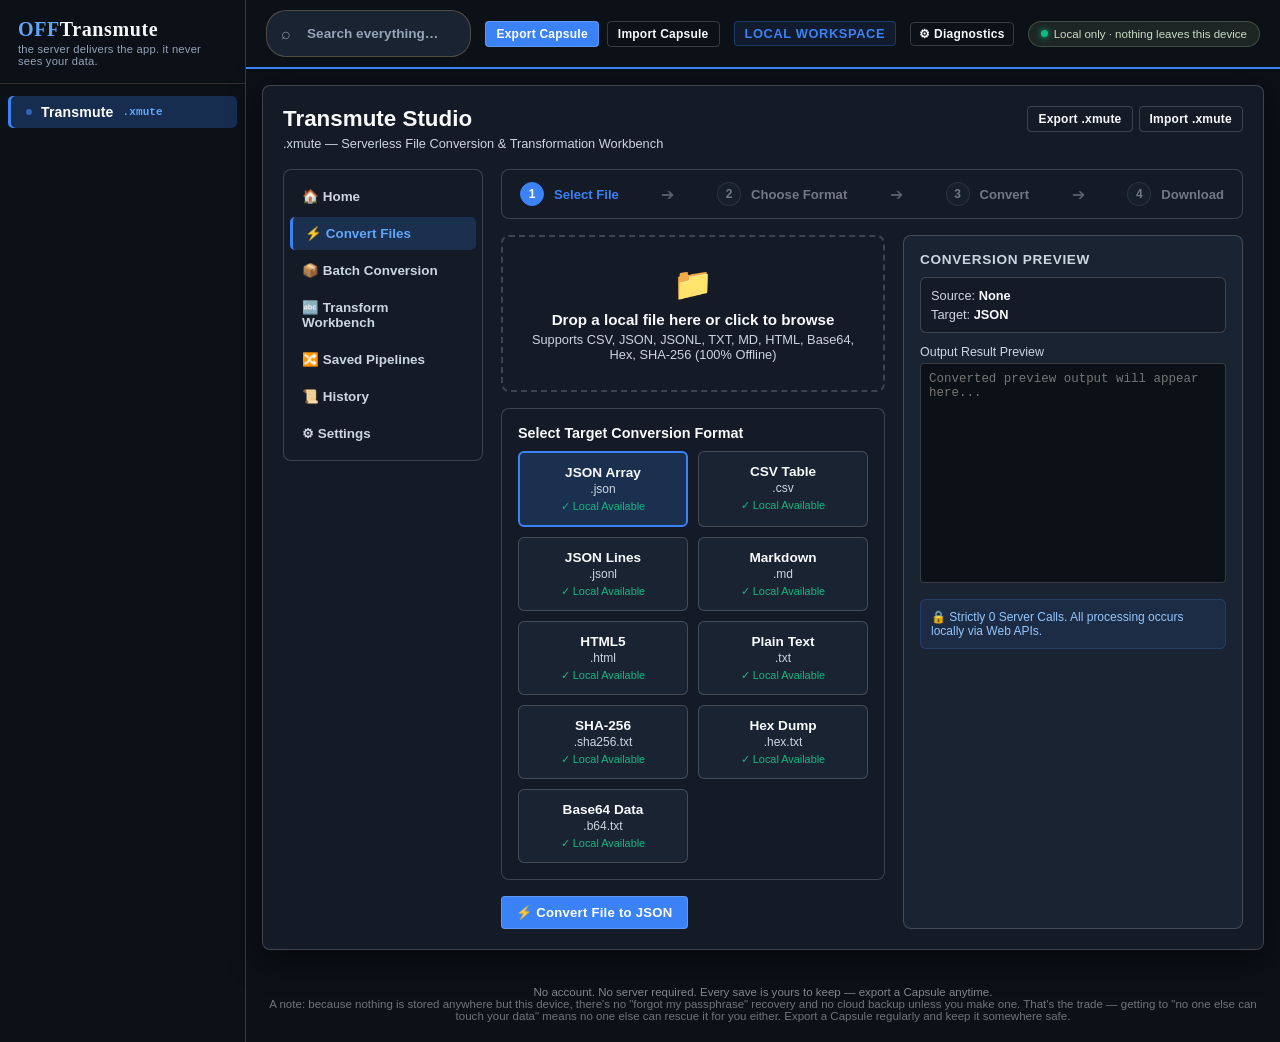
<file: standalone/transmute.html>
<!DOCTYPE html>
<html lang="en">
<head>
<meta charset="UTF-8">
<title>Transmute — Crypto & Format Transformer</title>
<link rel="manifest" href="../manifest.json">
<meta name="viewport" content="width=device-width, initial-scale=1.0">
<link rel="stylesheet" href="../suite.css">
<script>
window.SUITE_ONLY = 'transmute';
</script>
</head>
<body>


<div class="tabs" id="tabs"></div>

<div class="app-shell">
  <div class="sidebar" id="sidebar">
    <div class="sidebar-brand">
      <div class="name"><b>OFF</b><span id="brandTitle">LINES · Transmute</span></div>
      <div class="tag">the server delivers the app. it never sees your data.</div>
    </div>
    <div id="sidebarNav"></div>
  </div>

  <div class="main-col">
    <div class="topstrip" style="position:relative;">
      <div class="gsearch">
        <span style="opacity:0.5;">⌕</span>
        <input type="text" id="gSearchInput" placeholder="Search everything…" oninput="globalSearch(this.value)" onfocus="globalSearch(this.value)">
        <span class="kbd">/</span>
      </div>
      <div class="capsule-bar">
        <button class="btn brass small" onclick="openCapsuleModal('export')">Export Capsule</button>
        <button class="btn ghost small" onclick="openCapsuleModal('import')">Import Capsule</button>
      </div>
      <div style="font-size:0.8rem; font-weight:700; color:var(--accent-primary,#3b82f6); letter-spacing:0.05em; text-transform:uppercase; padding:4px 10px; background:rgba(59,130,246,0.1); border-radius:4px; border:1px solid rgba(59,130,246,0.3);">
        Local Workspace
      </div>
      <button class="btn ghost small" onclick="openDiagnosticsModal()" style="font-size:0.75rem; padding:4px 8px;">⚙ Diagnostics</button>
<div class="security-pill" id="securityPill"><span class="dot"></span><span id="securityPillText">Local only · nothing leaves this device</span></div>
      <div class="global-search-results" id="globalSearchResults"></div>
    </div>

    <div class="workspace" id="workspace"></div>

    <div class="footer-note">No account. No server required. Every save is yours to keep — export a Capsule anytime.<br>
    <span style="opacity:0.85;">A note: because nothing is stored anywhere but this device, there's no "forgot my passphrase" recovery and no cloud backup unless you make one. That's the trade — getting to "no one else can touch your data" means no one else can rescue it for you either. Export a Capsule regularly and keep it somewhere safe.</span>
    </div>
  </div>
</div>

<div class="capsule-modal-bg" id="capsuleModalBg">
  <div class="capsule-modal" id="capsuleModal"></div>
</div>

<div class="seal-overlay" id="sealOverlay">
  <div class="seal-stamp">SEALED<br>& SAVED</div>
</div>



<script src="../suite.js"></script>
</body>
</html>
</file>
<file: suite.css>
:root{
  --bg-main:#0c1017;
  --bg-workspace:#0c1017;
  --bg-surface:#141b26;
  --surface-panel:#1a2332;
  --bg-surface-elevated:#222d3e;
  --border-crisp:rgba(255,255,255,0.18);
  --border-color:rgba(255,255,255,0.18);
  --accent-primary:#3b82f6;
  --accent-subtle:rgba(59,130,246,0.2);
  --text-workspace:#f8fafc;
  --text-main:#f8fafc;
  --text-muted:#cbd5e1;
  --font-mono:'JetBrains Mono','Courier New',monospace;
  --font-sans:'Inter',-apple-system,BlinkMacSystemFont,'Segoe UI',Roboto,Helvetica,Arial,sans-serif;
  --ink:#f8fafc;
  --paper:#f8fafc;
  --paper-dark:#1a2332;
  --navy:#0c1017;
  --navy-2:#1a2332;
  --sage:#10b981;
  --sage-dark:#059669;
  --brass:#3b82f6;
  --brass-light:#60a5fa;
  --rust:#ef4444;
  --line:rgba(255,255,255,0.18);
  --shadow:rgba(0,0,0,0.5);
}
*{box-sizing:border-box;}
body{
  margin:0;
  font-family:var(--font-sans);
  background:var(--bg-workspace);
  color:var(--text-workspace);
  min-height:100vh;
}
.topbar{
  background:var(--navy);
  color:var(--paper);
  padding:14px 24px;
  display:flex;
  align-items:center;
  justify-content:space-between;
  border-bottom:2px solid var(--brass);
  flex-wrap:wrap;
  gap:10px;
}
.brand{
  font-size:1.3em;
  letter-spacing:0.04em;
  font-weight:600;
}
.brand span{color:var(--brass-light);}

.tabs{ display:none; }
.app-shell{
  display:flex;
  align-items:stretch;
  min-height:calc(100vh - 0px);
}
.sidebar{
  width:246px;
  flex:0 0 246px;
  background:var(--navy);
  border-right:1px solid rgba(212,171,120,0.25);
  padding:18px 0 14px;
  overflow-y:auto;
}
.sidebar-brand{
  font-family:'Helvetica Neue',Arial,sans-serif;
  padding:0 18px 16px;
  border-bottom:1px solid rgba(212,171,120,0.2);
  margin-bottom:12px;
}
.sidebar-brand .name{
  font-family:'Iowan Old Style','Palatino Linotype',Georgia,serif;
  font-size:1.25em;
  color:var(--paper);
  letter-spacing:0.03em;
  font-weight:600;
}
.sidebar-brand .name b{color:var(--brass-light);}
.sidebar-brand .tag{
  font-size:0.7em;
  color:#94a3b8;
  margin-top:2px;
  letter-spacing:0.02em;
}
.sidebar-group{ margin-bottom:6px; }
.sidebar-group-label{
  font-family:'Helvetica Neue',Arial,sans-serif;
  font-size:0.68em;
  letter-spacing:0.14em;
  text-transform:uppercase;
  color:#94a3b8; font-weight:700;
  padding:12px 18px 6px;
}
.sidebar-item{
  font-family:'Helvetica Neue',Arial,sans-serif;
  display:flex;
  align-items:center;
  justify-content:space-between;
  gap:8px;
  padding:8px 18px;
  margin:0 8px;
  border-radius:5px;
  color:#e2e8f0; font-weight:600;
  font-size:0.88em;
  letter-spacing:0.01em;
  cursor:pointer;
}
.sidebar-item:hover{ background:rgba(59,130,246,0.15); color:#ffffff; }
.sidebar-item.active{
  background:rgba(59,130,246,0.25);
  color:#ffffff;
  box-shadow:inset 3px 0 0 var(--brass);
}
.sidebar-item .si-left{ display:flex; align-items:center; gap:9px; overflow:hidden; }
.sidebar-item .si-dot{ width:6px; height:6px; border-radius:50%; background:var(--brass); opacity:0.65; flex:0 0 auto; }
.sidebar-item .si-ext{ font-family:'Courier New',monospace; font-size:0.78em; color:#60a5fa; font-weight:600; }
.sidebar-item .pro-pill, .sidebar-item .free-pill{ margin-left:0; }
.main-col{
  flex:1;
  min-width:0;
  display:flex;
  flex-direction:column;
}
.topstrip{
  background:var(--navy);
  border-bottom:2px solid var(--brass);
  padding:10px 20px;
  display:flex;
  align-items:center;
  gap:14px;
  flex-wrap:wrap;
}
.topstrip .gsearch{
  flex:1;
  min-width:180px;
  display:flex;
  align-items:center;
  background:var(--navy-2);
  border:1px solid rgba(212,171,120,0.3);
  border-radius:20px;
  padding:7px 14px;
  gap:8px;
}
.topstrip .gsearch input{
  flex:1;
  background:transparent;
  border:none;
  outline:none;
  color:var(--paper);
  font-family:'Helvetica Neue',Arial,sans-serif;
  font-size:0.85em;
}
.topstrip .gsearch input::placeholder{ color:#94a3b8; font-weight:700; }
.topstrip .gsearch .kbd{
  font-family:'Courier New',monospace;
  font-size:0.72em;
  color:#94a3b8; font-weight:700;
  border:1px solid rgba(246,241,228,0.25);
  border-radius:3px;
  padding:1px 5px;
}
.security-pill{
  font-family:'Helvetica Neue',Arial,sans-serif;
  font-size:0.72em;
  display:flex;
  align-items:center;
  gap:6px;
  padding:6px 12px;
  border-radius:20px;
  background:rgba(111,140,106,0.18);
  color:#c9dcc6;
  border:1px solid rgba(111,140,106,0.4);
  white-space:nowrap;
}
.security-pill .dot{ width:7px; height:7px; border-radius:50%; background:var(--sage); box-shadow:0 0 6px var(--sage); }
.global-search-results{
  position:absolute;
  top:56px;
  right:20px;
  width:340px;
  max-height:60vh;
  overflow-y:auto;
  background:var(--paper);
  border-radius:6px;
  box-shadow:0 12px 30px var(--shadow);
  padding:8px;
  z-index:40;
  display:none;
}
.global-search-results.open{ display:block; }
@media (max-width:820px){
  .app-shell{ flex-direction:column; }
  .sidebar{ width:100%; flex:0 0 auto; display:flex; overflow-x:auto; overflow-y:visible; padding:10px 0; }
  .sidebar-brand{ display:none; }
  .sidebar-group{ display:flex; align-items:center; }
  .sidebar-group-label{ padding:0 8px; }
  .sidebar-item{ white-space:nowrap; }
}
.vault-setup{
  background:var(--paper-dark);
  border:1px solid var(--line);
  border-radius:6px;
  padding:18px;
  margin-bottom:16px;
}
.vault-unlocked-bar{
  display:flex; align-items:center; gap:10px; margin-bottom:12px;
}
.vault-cats{
  display:flex; flex-wrap:wrap; gap:6px; margin-bottom:14px;
}
.vault-cat{
  font-family:'Helvetica Neue',Arial,sans-serif;
  font-size:0.78em;
  padding:6px 12px;
  border-radius:16px;
  background:var(--paper-dark);
  border:1px solid var(--line);
  cursor:pointer;
  display:flex; align-items:center; gap:6px;
}
.vault-cat.active{ background:var(--accent-primary, #3b82f6); color:#ffffff; border-color:var(--accent-primary, #3b82f6); }
.vault-count{
  font-size:0.85em;
  opacity:0.6;
  background:rgba(0,0,0,0.08);
  border-radius:10px;
  padding:0 6px;
}
.vault-row{
  display:flex; align-items:center; justify-content:space-between;
  padding:9px 12px;
  border:1px solid var(--line);
  border-radius:5px;
  margin-bottom:6px;
  background:var(--bg-surface-elevated, #1a2332);
  color:var(--text-workspace, #f1f5f9);
}
.vault-row-main{ cursor:pointer; flex:1; }
.vault-row-sub{ color:var(--text-dim,#a0aec0); font-size:0.85em; margin-left:8px; font-family:'Courier New',monospace; }
.vault-row-actions{ display:flex; gap:10px; }
.vault-form{
  background:var(--paper-dark);
  border:1px solid var(--line);
  border-radius:6px;
  padding:14px;
  margin-bottom:12px;
  display:grid;
  gap:10px;
  grid-template-columns:repeat(auto-fit,minmax(220px,1fr));
}
.vault-form label{
  font-family:'Helvetica Neue',Arial,sans-serif;
  font-size:0.78em;
  color:var(--text-muted, #94a3b8);
  display:flex; flex-direction:column; gap:4px;
}
.vault-form input, .vault-form textarea{
  font-family:'Helvetica Neue',Arial,sans-serif;
  font-size:0.92em;
  padding:6px 8px;
  border:1px solid var(--line);
  border-radius:4px;
}
.vault-form textarea{ min-height:60px; resize:vertical; }
.vault-switcher{
  background:var(--paper-dark);
  border:1px solid var(--line);
  border-radius:6px;
  padding:16px;
  margin-bottom:14px;
}
.vault-switch-row{
  display:flex; align-items:center; justify-content:space-between;
  padding:8px 10px;
  border-bottom:1px solid var(--line);
}
.vault-switch-row:last-of-type{ border-bottom:none; }
.vault-switch-row .si-left{ display:flex; align-items:center; gap:8px; font-family:'Helvetica Neue',Arial,sans-serif; }
.vault-switch-row .si-dot{ width:6px; height:6px; border-radius:50%; background:var(--brass); }
.vf-dropzone{
  border:2px dashed var(--line);
  border-radius:6px;
  padding:20px;
  text-align:center;
  color:#8a7f66;
  font-family:'Helvetica Neue',Arial,sans-serif;
  font-size:0.85em;
  margin:10px 0;
}
.vf-dropzone.drag{ border-color:var(--brass); background:rgba(184,146,90,0.08); }
.repeat-badge{
  font-family:'Helvetica Neue',Arial,sans-serif;
  font-size:0.72em;
  color:#8a7f66;
  margin-left:8px;
}
.privacy-toggle-row{
  display:flex; align-items:center; justify-content:space-between; gap:16px;
  background:var(--paper-dark);
  border:1px solid var(--line);
  border-radius:6px;
  padding:14px 16px;
  margin:14px 0;
}
.privacy-toggle-row b{ font-family:'Helvetica Neue',Arial,sans-serif; }
.switch{ position:relative; display:inline-block; width:44px; height:24px; flex:0 0 auto; }
.switch input{ opacity:0; width:0; height:0; }
.switch .slider{
  position:absolute; cursor:pointer; top:0; left:0; right:0; bottom:0;
  background:#c9c2ac; border-radius:24px; transition:0.15s;
}
.switch .slider:before{
  position:absolute; content:""; height:18px; width:18px; left:3px; bottom:3px;
  background:white; border-radius:50%; transition:0.15s;
}
.switch input:checked + .slider{ background:var(--sage); }
.switch input:checked + .slider:before{ transform:translateX(20px); }
.privacy-grid{
  display:grid;
  grid-template-columns:repeat(auto-fit,minmax(200px,1fr));
  gap:10px;
  margin:10px 0;
}
.privacy-stat{
  background:var(--paper-dark);
  border:1px solid var(--line);
  border-radius:6px;
  padding:10px 14px;
}
.privacy-stat span{
  display:block; font-family:'Helvetica Neue',Arial,sans-serif;
  font-size:0.7em; letter-spacing:0.06em; text-transform:uppercase;
  color:#8a7f66; margin-bottom:4px;
}
.privacy-stat b{ font-family:'Helvetica Neue',Arial,sans-serif; font-size:0.92em; }
.view-switch{ display:flex; gap:4px; }
.md-preview{
  background:var(--paper-dark);
  border:1px solid var(--line);
  border-radius:6px;
  padding:12px 16px;
  font-family:'Iowan Old Style','Palatino Linotype',Georgia,serif;
}
.md-preview h2,.md-preview h3,.md-preview h4{ font-family:'Helvetica Neue',Arial,sans-serif; margin:10px 0 6px; }
.md-preview p{ margin:6px 0; }
.md-preview ul{ margin:6px 0; padding-left:22px; }
.md-checklist{ list-style:none; padding-left:2px !important; }
.md-checklist li{ margin:2px 0; }
.md-backlink{ color:var(--brass-dark, #8a6a3a); text-decoration:underline; cursor:pointer; }
.md-table{ border-collapse:collapse; margin:8px 0; }
.md-table th, .md-table td{ border:1px solid var(--line); padding:4px 10px; font-size:0.88em; }
.md-table th{ background:var(--paper-dark); }
.vault-row.active-row{ border-color:var(--brass); }
.cmd-palette-bg{
  display:none;
  position:fixed; inset:0;
  background:rgba(20,20,20,0.55);
  z-index:200;
  align-items:flex-start;
  justify-content:center;
  padding-top:12vh;
}
.cmd-palette-bg.open{ display:flex; }
.cmd-palette{
  width:min(520px, 90vw);
  background:var(--bg-surface-elevated, #1a2332);
  color:var(--text-workspace, #f1f5f9);
  border:1px solid var(--border-crisp);
  border-radius:8px;
  box-shadow:0 20px 60px rgba(0,0,0,0.6);
  overflow:hidden;
}
.cmd-palette input{
  width:100%;
  box-sizing:border-box;
  padding:14px 16px;
  border:none;
  border-bottom:1px solid var(--line);
  font-family:'Helvetica Neue',Arial,sans-serif;
  font-size:1em;
  outline:none;
}
.cmd-item{
  padding:9px 16px;
  font-family:'Courier New',monospace;
  font-size:0.9em;
  cursor:pointer;
}
.cmd-item:hover, .cmd-item.sel{ background:var(--paper-dark); }
.tabs-legacy{
  display:flex;
  background:var(--navy-2);
  overflow-x:auto;
  border-bottom:1px solid rgba(212,171,120,0.25);
}
.tab{
  font-family:'Helvetica Neue',Arial,sans-serif;
  color:var(--paper);
  opacity:0.55;
  padding:11px 18px;
  cursor:pointer;
  white-space:nowrap;
  font-size:0.82em;
  letter-spacing:0.03em;
  border-bottom:3px solid transparent;
  display:flex;
  align-items:center;
  gap:6px;
}
.tab:hover{opacity:0.85;}
.tab.active{
  opacity:1;
  border-bottom:3px solid var(--brass);
  background:rgba(184,146,90,0.08);
}
.tab .ext{
  font-size:0.85em;
  color:var(--brass-light);
  font-family:'Courier New',monospace;
}
.workspace{
  max-width:100%;
  width:100%;
  margin:0;
  padding:16px;
  flex:1;
}
.panel{
  background:var(--bg-surface);
  border-radius:8px;
  box-shadow:0 8px 32px var(--shadow);
  padding:20px;
  min-height:calc(100vh - 120px);
  display:none;
  border:1px solid var(--border-crisp);
  color:var(--text-workspace);
}
.today-grid{
  display:grid;
  grid-template-columns:repeat(auto-fit,minmax(280px,1fr));
  gap:16px;
  margin:16px 0;
  width:100%;
}
.today-card{
  background:var(--paper-dark, #ece4d0);
  border:1px solid var(--line, #d8cdb0);
  border-radius:8px;
  padding:16px 18px;
  box-shadow:0 2px 6px rgba(0,0,0,0.06);
}
.panel.active{display:block;}
.panel h2{
  margin:0 0 4px 0;
  font-size:1.4em;
  color:var(--text-workspace, #f1f5f9);
}
.panel .sub{
  font-family:'Helvetica Neue',Arial,sans-serif;
  font-size:0.8em;
  color:var(--text-muted, #94a3b8);
  margin-bottom:18px;
}
.toolbar{
  display:flex;
  gap:8px;
  flex-wrap:wrap;
  margin-bottom:14px;
  align-items:center;
}
button.btn{
  font-family:'Helvetica Neue',Arial,sans-serif;
  background:var(--bg-surface-elevated, #222d3e);
  color:var(--text-workspace, #f1f5f9);
  border:1px solid var(--border-crisp);
  padding:8px 14px;
  border-radius:4px;
  cursor:pointer;
  font-size:0.82em;
  letter-spacing:0.02em;
  font-weight:600;
}
button.btn:hover{background:var(--accent-primary, #3b82f6); color:#ffffff;}
button.btn.sage{background:var(--sage); color:#ffffff;}
button.btn.sage:hover{background:var(--sage-dark); color:#ffffff;}
.countdown-banner{
  font-family:'Helvetica Neue',Arial,sans-serif;
  font-size:0.88em;
  background:var(--paper-dark);
  padding:10px 14px;
  border-radius:4px;
  margin-bottom:14px;
}
.cal-nav{
  display:flex; align-items:center; justify-content:center; gap:14px;
  font-family:'Helvetica Neue',Arial,sans-serif;
  margin-bottom:10px;
}
.cal-grid{
  display:grid;
  grid-template-columns:repeat(7,1fr);
  gap:4px;
  margin-bottom:18px;
}
.cal-dow{
  font-family:'Helvetica Neue',Arial,sans-serif;
  font-size:0.72em;
  text-align:center;
  color:#8a7f66;
  padding:4px 0;
}
.cal-cell{
  min-height:52px;
  border:1px solid var(--line);
  border-radius:4px;
  padding:4px;
  cursor:pointer;
  background:var(--bg-surface-elevated, #1a2332);
  color:var(--text-workspace, #f1f5f9);
}
.cal-cell:hover{background:var(--paper-dark);}
.cal-cell.empty{border:none; cursor:default; background:transparent;}
.cal-cell.today{border:2px solid var(--brass);}
.cal-cell.selected{background:rgba(184,146,90,0.25);}
.cal-daynum{font-size:0.82em; color:var(--ink);}
.cal-dots{display:flex; gap:2px; flex-wrap:wrap; margin-top:3px;}
.cal-dot{width:6px; height:6px; border-radius:50%; display:inline-block;}
.repeat-badge{
  font-family:'Helvetica Neue',Arial,sans-serif;
  font-size:0.75em;
  color:#8a7f66;
  font-style:italic;
}
.today-grid{
  display:grid;
  grid-template-columns:repeat(auto-fit,minmax(280px,1fr));
  gap:16px;
  margin:16px 0;
  width:100%;
}
.today-card{
  background:var(--bg-surface, #1e293b);
  border:1px solid var(--border-color, rgba(255,255,255,0.1));
  border-radius:8px;
  padding:18px 20px;
  box-shadow:0 4px 12px rgba(0,0,0,0.15);
}
.today-card h3{
  font-family:'Helvetica Neue',Arial,sans-serif;
  font-size:0.85em;
  color:#8a7f66;
  margin:0 0 8px 0;
}
.today-item{ padding:4px 0; font-size:0.92em; }
.search-result{
  font-family:'Helvetica Neue',Arial,sans-serif;
  font-size:0.85em;
  padding:8px 10px;
  border:1px solid var(--line);
  border-radius:4px;
  margin-top:6px;
  cursor:pointer;
}
.search-result:hover{ background:var(--paper-dark); }
body.standalone .tabs{ display:none; }
.plot-dot.aging-warm{ background:#b8925a !important; }
.plot-dot.aging-hot{ background:#a8563f !important; box-shadow:0 0 8px rgba(168,86,63,0.6); }
.carry-badge{
  position:absolute;
  top:-8px; right:-8px;
  background:var(--navy);
  color:var(--paper);
  font-size:0.6em;
  border-radius:50%;
  width:16px; height:16px;
  display:flex; align-items:center; justify-content:center;
}
.slide-preview{
  margin-top:12px;
  padding:10px 14px;
  background:var(--paper-dark);
  border:1px solid var(--line);
  border-radius:6px;
  font-size:0.9em;
  min-height:20px;
}
.embed-grid{ border-collapse:collapse; margin:6px 0; }
.embed-grid td{ border:1px solid var(--line); padding:4px 8px; font-family:'Courier New',monospace; font-size:0.85em; }
.timelock-row{
  border:1px solid var(--line);
  border-radius:4px;
  padding:8px 12px;
  margin-top:8px;
  font-family:'Helvetica Neue',Arial,sans-serif;
  font-size:0.88em;
}
.locked-badge{ color:#a8563f; font-size:0.85em; margin-left:8px; }
.unlocked-badge{ color:#6f8c6a; font-size:0.85em; margin-left:8px; }
.timelock-content{ margin-top:6px; font-family:'Iowan Old Style',Georgia,serif; }
.anchor-tag{
  font-family:'Helvetica Neue',Arial,sans-serif;
  font-size:0.7em;
  color:#8a7f66;
  margin-bottom:4px;
  font-style:italic;
}
.cal-moon{ font-size:0.75em; margin-left:4px; }
.grid-help{
  font-family:'Helvetica Neue',Arial,sans-serif;
  font-size:0.82em;
  background:var(--paper-dark);
  border:1px solid var(--line);
  border-radius:6px;
  padding:14px 16px;
  margin-bottom:14px;
  line-height:1.6;
}
.grid-help code{
  background:rgba(59,130,246,0.12);
  padding:2px 6px;
  border-radius:3px;
  font-family:'Courier New',monospace;
  color:var(--accent-primary, #3b82f6);
}
.formula-guide-grid{
  display:grid;
  grid-template-columns:1fr 1fr;
  gap:6px 18px;
  margin:8px 0 12px 0;
}
.formula-guide-grid div{display:flex; justify-content:space-between; gap:10px; flex-wrap:wrap;}
.formula-guide-grid span{color:#60a5fa; font-style:italic;}
.grid-calc{
  background:var(--navy);
  border-radius:8px;
  padding:14px;
  margin-bottom:14px;
  max-width:280px;
  box-shadow:0 4px 14px var(--shadow);
}
.grid-calc #calcDisplay{
  width:100%;
  box-sizing:border-box;
  font-family:'Courier New',monospace;
  font-size:1.2em;
  padding:10px;
  border-radius:4px;
  border:1px solid var(--border-crisp);
  margin-bottom:10px;
  text-align:right;
  background:var(--bg-surface-elevated, #1e293b);
  color:#f8fafc;
}
.calc-buttons{
  display:grid;
  grid-template-columns:repeat(4,1fr);
  gap:6px;
}
.calc-buttons button{width:100%;}
.toolbar select{
  font-family:'Helvetica Neue',Arial,sans-serif;
  background:var(--navy);
  color:var(--paper);
  border:none;
  padding:7px 8px;
  border-radius:4px;
  font-size:0.8em;
  cursor:pointer;
}
.toolbar .tdiv{
  width:1px;
  align-self:stretch;
  background:rgba(35,32,23,0.15);
  margin:2px 2px;
}
.toolbar input[type=color]{
  width:30px;
  height:30px;
  border:none;
  border-radius:4px;
  padding:0;
  cursor:pointer;
  background:none;
}
button.btn.icon{
  min-width:32px;
  text-align:center;
  padding:8px 10px;
}
button.btn.active-fmt{
  background:var(--brass);
  color:#ffffff;
}
button.btn.ghost{
  background:transparent;
  color:var(--text-workspace, #f1f5f9);
  border:1px solid var(--border-crisp);
}
button.btn.ghost:hover{background:var(--bg-surface-elevated, #222d3e); color:#ffffff;}
button.btn.brass{background:var(--brass);color:#ffffff; font-weight:600;}
button.btn.brass:hover{background:var(--brass-light); color:#ffffff;}
button.btn.small{padding:5px 10px;font-size:0.75em;}
input[type=file]{display:none;}
textarea,input,select{
  font-family:inherit;
  border:1px solid var(--border-crisp);
  border-radius:4px;
  padding:8px;
  background:var(--bg-surface-elevated, #1a2332);
  color:var(--text-workspace, #f1f5f9);
}

/* DOCS */
#docsEditor{
  min-height:300px;
  border:1px solid var(--line);
  border-radius:4px;
  padding:16px;
  background:#fffdf8;
  font-size:1.05em;
  line-height:1.6;
  outline:none;
}
.wordcount{font-family:'Helvetica Neue',Arial,sans-serif;font-size:0.75em;color:var(--text-dim,#a0aec0);margin-top:8px;}

/* SHEETS */
table.grid{border-collapse:collapse;width:100%;}
table.grid td{
  border:1px solid var(--line);
  min-width:70px;
  height:30px;
  padding:0;
}
table.grid input{
  width:100%;height:100%;border:none;background:transparent;
  padding:4px 6px;font-size:0.85em;text-align:left;
}
table.grid th{
  font-family:'Helvetica Neue',Arial,sans-serif;
  font-size:0.7em;color:#8a7f66;font-weight:normal;
  background:var(--paper-dark);padding:3px;
}

/* FORMS */
.forms-layout{display:flex;gap:20px;flex-wrap:wrap;}
.forms-col{flex:1;min-width:280px;}
.field-row{
  display:flex;gap:6px;margin-bottom:8px;align-items:center;
  font-family:'Helvetica Neue',Arial,sans-serif;font-size:0.85em;
}
.field-row input,.field-row select{flex:1;}
.preview-box{
  border:1px solid var(--line);border-radius:6px;padding:16px;background:#fffdf8;
}
.preview-box label{
  display:block;font-family:'Helvetica Neue',Arial,sans-serif;
  font-size:0.85em;margin:12px 0 4px;color:var(--navy);
}
.preview-box input{width:100%;}

/* NOTES canvas */
#notesCanvas{
  position:relative;
  border:1px dashed var(--line);
  border-radius:6px;
  height:420px;
  background:repeating-linear-gradient(0deg,#fffdf8,#fffdf8 24px,#f2ecdf);
  background:#fffdf8;
  overflow:hidden;
}
.spot-note{
  position:absolute;
  width:150px;
  min-height:90px;
  background:#fff6d8;
  border:1px solid #e0d09a;
  border-radius:3px;
  padding:8px;
  box-shadow:2px 3px 6px rgba(0,0,0,0.15);
  cursor:move;
  font-size:0.82em;
  font-family:'Helvetica Neue',Arial,sans-serif;
}
.spot-note textarea{
  width:100%;height:60px;border:none;background:transparent;resize:none;font-family:inherit;font-size:1em;outline:none;color:#0f172a;
}
.spot-note .del{
  position:absolute;top:2px;right:4px;cursor:pointer;color:#a8563f;font-weight:bold;font-size:0.9em;
}

/* SPOT KNOWLEDGE WORKSPACE DESIGN SYSTEM */
.spot-item-card {
  transition: all 0.2s ease;
}
.spot-item-card:hover {
  border-color: var(--accent-primary, #3b82f6) !important;
  transform: translateY(-1px);
}
.spot-item-card.active {
  border-color: var(--accent-primary, #3b82f6) !important;
  background: rgba(59, 130, 246, 0.12) !important;
}

.spot-col-card {
  transition: all 0.2s ease;
}
.spot-col-card:hover {
  border-color: var(--accent-primary, #3b82f6) !important;
  box-shadow: 0 4px 8px -2px rgba(0, 0, 0, 0.25);
}

.spot-rel-badge {
  display: inline-flex;
  align-items: center;
  gap: 4px;
  font-size: 0.75rem;
  padding: 2px 8px;
  border-radius: 4px;
  background: rgba(59, 130, 246, 0.15);
  border: 1px solid rgba(59, 130, 246, 0.3);
  color: #60a5fa;
}

.spot-source-chip {
  display: inline-flex;
  align-items: center;
  gap: 4px;
  font-size: 0.75rem;
  padding: 2px 8px;
  border-radius: 12px;
  background: rgba(16, 185, 129, 0.15);
  border: 1px solid rgba(16, 185, 129, 0.3);
  color: #34d399;
}

.spot-canvas-card {
  transition: box-shadow 0.2s ease, border-color 0.2s ease;
}
.spot-canvas-card:hover {
  border-color: var(--accent-primary, #3b82f6) !important;
  box-shadow: 0 8px 16px -4px rgba(0, 0, 0, 0.4) !important;
}

.spot-graph-node {
  transition: transform 0.2s ease;
}
.spot-graph-node:hover {
  transform: scale(1.1);
}

/* DOCKET WORKSPACE */
.docket-layout {
  display: flex;
  gap: 16px;
  min-height: 540px;
  background: var(--bg-main, #0b1329);
  color: var(--text-main, #f8fafc);
  border-radius: 8px;
  overflow: hidden;
  border: 1px solid var(--border-color, #1e293b);
  margin-top: 12px;
}
.docket-sidebar {
  width: 210px;
  min-width: 210px;
  background: var(--bg-surface, #0f172a);
  border-right: 1px solid var(--border-color, #1e293b);
  padding: 12px 8px;
  display: flex;
  flex-direction: column;
  gap: 4px;
}
.docket-nav-btn {
  display: flex;
  align-items: center;
  justify-content: space-between;
  width: 100%;
  padding: 8px 12px;
  background: transparent;
  border: none;
  border-radius: 6px;
  color: var(--text-muted, #94a3b8);
  font-size: 0.85rem;
  font-weight: 500;
  cursor: pointer;
  text-align: left;
  transition: all 0.15s ease;
}
.docket-nav-btn:hover {
  background: rgba(255, 255, 255, 0.05);
  color: var(--text-main, #f8fafc);
}
.docket-nav-btn.active {
  background: #1e293b;
  color: #38bdf8;
  font-weight: 600;
}
.docket-nav-badge {
  background: #1e293b;
  color: #94a3b8;
  font-size: 0.72rem;
  padding: 2px 6px;
  border-radius: 10px;
  font-weight: 600;
}
.docket-nav-btn.active .docket-nav-badge {
  background: #0284c7;
  color: #ffffff;
}
.docket-main-body {
  flex: 1;
  padding: 16px;
  display: flex;
  flex-direction: column;
  gap: 16px;
  overflow-x: auto;
}
.docket-header-bar {
  display: flex;
  align-items: center;
  justify-content: space-between;
  gap: 12px;
  flex-wrap: wrap;
  border-bottom: 1px solid var(--border-color, #1e293b);
  padding-bottom: 12px;
}
.docket-task-item {
  display: flex;
  align-items: center;
  justify-content: space-between;
  padding: 10px 14px;
  background: var(--bg-surface, #0f172a);
  border: 1px solid var(--border-color, #1e293b);
  border-radius: 6px;
  margin-bottom: 8px;
  transition: border-color 0.15s ease;
}
.docket-task-item:hover {
  border-color: #38bdf8;
}
.docket-priority-badge {
  font-size: 0.7rem;
  font-weight: 700;
  text-transform: uppercase;
  padding: 2px 6px;
  border-radius: 4px;
  letter-spacing: 0.04em;
}
.docket-priority-urgent { background: #7f1d1d; color: #fca5a5; }
.docket-priority-high { background: #7c2d12; color: #fdba74; }
.docket-priority-normal { background: #1e293b; color: #cbd5e1; }
.docket-priority-low { background: #064e3b; color: #6ee7b7; }

/* TASKS timeline */
#plotArea{
  position:relative;
  height:340px;
  border:1px solid var(--line);
  border-radius:6px;
  background:#fffdf8;
  margin-top:10px;
  overflow:hidden;
}
.plot-axis-label{
  position:absolute;font-family:'Helvetica Neue',Arial,sans-serif;font-size:0.7em;color:#8a7f66;
}
.plot-dot{
  position:absolute;
  width:16px;height:16px;
  border-radius:50%;
  background:var(--rust);
  cursor:grab;
  border:2px solid #fff;
  box-shadow:0 1px 4px rgba(0,0,0,0.3);
}
.plot-dot.done{background:var(--sage);}
.plot-tooltip{
  position:absolute;
  font-family:'Helvetica Neue',Arial,sans-serif;
  font-size:0.72em;
  background:var(--navy);
  color:var(--paper);
  padding:3px 7px;
  border-radius:3px;
  white-space:nowrap;
  transform:translate(-50%,-140%);
  pointer-events:none;
}

/* AGENDA */
.agenda-day{
  border-bottom:1px solid var(--line);
  padding:10px 0;
  font-family:'Helvetica Neue',Arial,sans-serif;
}
.agenda-day .date{font-weight:600;color:var(--text-workspace, #f1f5f9);font-size:0.85em;margin-bottom:6px;}
.agenda-event{
  display:flex;justify-content:space-between;
  padding:5px 8px;background:var(--paper-dark);border-radius:3px;margin-bottom:4px;font-size:0.82em;
}

/* SLIDES filmstrip */
.filmstrip{
  display:flex;gap:10px;overflow-x:auto;padding:10px 0;
}
.slide-thumb{
  min-width:160px;height:100px;
  background:#fffdf8;
  border:2px solid var(--line);
  border-radius:4px;
  padding:8px;
  font-size:0.72em;
  font-family:'Helvetica Neue',Arial,sans-serif;
  cursor:pointer;
  flex-shrink:0;
  position:relative;
  color:#0f172a;
}
.slide-thumb.active{border-color:var(--brass);}
.slide-editor{
  margin-top:14px;border:1px solid var(--line);border-radius:6px;padding:16px;background:#fffdf8;min-height:200px;
}
.slide-editor textarea{width:100%;min-height:160px;border:1px solid var(--border-crisp);outline:none;font-family:inherit;font-size:1em;resize:vertical;background:var(--bg-surface-elevated, #1a2332);color:#f8fafc;padding:10px;border-radius:4px;}

/* LOCKBOX */
.lockbox-row{
  display:flex;justify-content:space-between;align-items:center;
  padding:8px 10px;border-bottom:1px solid var(--line);font-family:'Helvetica Neue',Arial,sans-serif;font-size:0.85em;
}
.tag-pill{
  background:var(--sage);color:#fff;font-size:0.7em;padding:2px 8px;border-radius:10px;margin-left:6px;
}
.used-in{color:var(--text-muted, #94a3b8);font-size:0.78em;font-style:italic;}

/* Seal animation */
.seal-overlay{
  position:fixed;bottom:24px;right:24px;top:auto;left:auto;
  display:flex;align-items:center;justify-content:center;
  pointer-events:none;z-index:999;
  opacity:0;
}
.seal-overlay.show{animation:sealFade 1.1s ease forwards;}
.seal-stamp{
  width:90px;height:90px;border-radius:50%;
  background:radial-gradient(circle at 35% 30%, var(--brass-light), var(--brass) 60%, #8a6a3d);
  display:flex;align-items:center;justify-content:center;
  color:#2b1d0c;font-family:'Helvetica Neue',Arial,sans-serif;font-size:0.65em;font-weight:700;
  letter-spacing:0.05em;text-align:center;
  box-shadow:0 10px 30px rgba(0,0,0,0.4);
  transform:scale(0.4);
}
.seal-overlay.show .seal-stamp{animation:stampIn 1.1s cubic-bezier(.2,1.6,.4,1) forwards;}
@keyframes sealFade{
  0%{opacity:0;}
  15%{opacity:1;}
  75%{opacity:1;}
  100%{opacity:0;}
}
@keyframes stampIn{
  0%{transform:scale(2.2) rotate(-18deg);}
  30%{transform:scale(0.85) rotate(4deg);}
  50%{transform:scale(1) rotate(-2deg);}
  100%{transform:scale(1) rotate(0deg);}
}
.hint{font-family:'Helvetica Neue',Arial,sans-serif;font-size:0.75em;color:var(--text-muted, #94a3b8);margin-top:10px;line-height:1.5;}

.footer-note{
  text-align:center;color:var(--paper);opacity:0.5;font-family:'Helvetica Neue',Arial,sans-serif;
  font-size:0.72em;padding:20px;
}
.capsule-bar{
  display:flex;align-items:center;gap:8px;
}
.topstrip .btn.ghost{
  color:var(--paper);
  border-color:var(--line);
}
.topstrip .btn.ghost:hover{
  background:rgba(216,205,176,0.15);
  color:var(--paper-light);
}

.capsule-modal-bg{
  position:fixed;inset:0;background:rgba(28,35,51,0.55);
  display:none;align-items:center;justify-content:center;z-index:1000;
}
.capsule-modal-bg.show{display:flex;}
.capsule-modal{
  background:var(--bg-surface-elevated, #1a2332);color:var(--text-workspace, #f1f5f9);border:1px solid var(--border-crisp);border-radius:8px;padding:24px;max-width:420px;width:90%;
  box-shadow:0 20px 50px rgba(0,0,0,0.6);font-family:'Helvetica Neue',Arial,sans-serif;
}
.capsule-modal h3{font-family:'Iowan Old Style',Georgia,serif;margin:0 0 10px;color:var(--text-workspace, #f1f5f9);}
.capsule-modal p{font-size:0.85em;line-height:1.6;color:var(--text-muted, #94a3b8);margin:0 0 14px;}
.capsule-modal .row{display:flex;gap:8px;margin-top:16px;justify-content:flex-end;}

/* Transmute Studio Styles */
.xmute-layout{ display:flex; gap:18px; margin-top:14px; align-items:flex-start; }
.xmute-subnav{ width:200px; flex:0 0 200px; background:var(--bg-surface); border:1px solid var(--border-crisp); border-radius:8px; padding:10px 6px; display:flex; flex-direction:column; gap:4px; }
.xmute-subnav-btn{ font-family:var(--font-sans); display:flex; align-items:center; gap:8px; width:100%; padding:9px 12px; background:transparent; border:none; border-radius:5px; color:var(--text-muted); font-size:0.84rem; font-weight:600; cursor:pointer; text-align:left; transition:all 0.15s ease; }
.xmute-subnav-btn:hover{ background:rgba(255,255,255,0.06); color:var(--text-workspace); }
.xmute-subnav-btn.active{ background:var(--accent-subtle); color:#60a5fa; border-left:3px solid var(--accent-primary); }

.xmute-main-stage{ flex:1; min-width:0; }
.xmute-workflow-bar{ display:flex; align-items:center; justify-content:space-between; background:var(--bg-surface); border:1px solid var(--border-crisp); border-radius:8px; padding:12px 18px; margin-bottom:16px; }
.xmute-wf-step{ display:flex; align-items:center; gap:10px; opacity:0.5; font-size:0.82rem; font-weight:600; color:var(--text-muted); }
.xmute-wf-step.active{ opacity:1; color:var(--accent-primary); }
.xmute-wf-step.done{ opacity:0.9; color:var(--sage); }
.xmute-wf-num{ width:24px; height:24px; border-radius:50%; background:var(--surface-panel); border:1px solid var(--border-crisp); display:flex; align-items:center; justify-content:center; font-size:0.75rem; font-weight:700; }
.xmute-wf-step.active .xmute-wf-num{ background:var(--accent-primary); color:#ffffff; border-color:var(--accent-primary); }
.xmute-wf-step.done .xmute-wf-num{ background:var(--sage); color:#ffffff; border-color:var(--sage); }

.xmute-dropzone{ border:2px dashed var(--border-crisp); border-radius:8px; padding:28px 20px; text-align:center; background:var(--bg-surface); cursor:pointer; transition:all 0.2s ease; margin-bottom:16px; }
.xmute-dropzone:hover,.xmute-dropzone.drag{ border-color:var(--accent-primary); background:var(--accent-subtle); }

.xmute-file-card{ background:var(--surface-panel); border:1px solid var(--border-crisp); border-radius:8px; padding:14px 18px; margin-bottom:16px; display:flex; justify-content:space-between; align-items:center; }
.xmute-format-grid{ display:grid; grid-template-columns:repeat(auto-fill, minmax(140px, 1fr)); gap:10px; margin-top:10px; }
.xmute-format-card{ background:var(--surface-panel); border:1px solid var(--border-crisp); border-radius:6px; padding:12px; cursor:pointer; text-align:center; transition:all 0.15s ease; }
.xmute-format-card:hover{ border-color:var(--accent-primary); transform:translateY(-1px); }
.xmute-format-card.selected{ border:2px solid var(--accent-primary); background:var(--accent-subtle); }
.xmute-format-card.disabled{ opacity:0.4; cursor:not-allowed; border-color:transparent; }

.xmute-preview-panel{ background:var(--surface-panel); border:1px solid var(--border-crisp); border-radius:8px; padding:16px; width:340px; flex:0 0 340px; }
.xmute-pipeline-step{ background:var(--surface-panel); border:1px solid var(--border-crisp); border-radius:6px; padding:10px 14px; margin-bottom:8px; display:flex; align-items:center; justify-content:space-between; }

/* Grid Command Ribbon Professional Styling */
.ribbon-group {
  display: flex;
  flex-direction: column;
  gap: 4px;
  border-right: 1px solid var(--border-color, rgba(255,255,255,0.1));
  padding-right: 12px;
  margin-right: 4px;
}
.ribbon-group:last-child {
  border-right: none;
  padding-right: 0;
  margin-right: 0;
}
.ribbon-group-label {
  font-size: 0.68rem;
  text-transform: uppercase;
  letter-spacing: 0.06em;
  color: var(--text-muted, #94a3b8);
  font-weight: 700;
}

.grid-ribbon-bar {
  display: flex;
  overflow-x: auto;
  background: rgba(0,0,0,0.25);
  border-bottom: 1px solid var(--border-color, rgba(255,255,255,0.1));
  padding: 0 4px;
  scrollbar-width: thin;
}
.grid-ribbon-tab-btn {
  padding: 8px 12px;
  background: none;
  border: none;
  border-bottom: 2px solid transparent;
  color: var(--text-muted, #94a3b8);
  font-weight: 600;
  font-size: 0.78rem;
  cursor: pointer;
  white-space: nowrap;
  transition: all 0.15s ease;
}
.grid-ribbon-tab-btn:hover {
  color: var(--text-main, #f8fafc);
  background: rgba(255,255,255,0.03);
}
.grid-ribbon-tab-btn.active {
  border-bottom-color: var(--accent-primary, #3b82f6);
  color: var(--text-main, #f8fafc);
  font-weight: 700;
}

/* ================= GLIDES STUDIO COMPLETE STYLING ================= */
.glides-studio-container {
  display: flex;
  flex-direction: column;
  height: calc(100vh - 70px);
  background: #090d16;
  color: #f8fafc;
  font-family: -apple-system, BlinkMacSystemFont, "Segoe UI", Roboto, Oxygen, Ubuntu, Cantarell, sans-serif;
  overflow: hidden;
  box-sizing: border-box;
}

/* APP HEADER */
.glides-app-header {
  display: flex;
  align-items: center;
  justify-content: space-between;
  padding: 8px 16px;
  background: #0f172a;
  border-bottom: 1px solid #1e293b;
  gap: 16px;
}
.glides-brand {
  display: flex;
  align-items: center;
  gap: 10px;
}
.glides-logo-icon {
  font-size: 1.2rem;
  color: #6366f1;
}
.glides-brand-title {
  font-weight: 700;
  font-size: 0.95rem;
  letter-spacing: 0.05em;
  color: #f1f5f9;
}
.glides-deck-title-input {
  background: #1e293b;
  border: 1px solid #334155;
  color: #f8fafc;
  padding: 4px 8px;
  border-radius: 4px;
  font-size: 0.85rem;
  font-weight: 500;
  width: 200px;
}
.glides-header-center {
  flex: 1;
  max-width: 420px;
}
.glides-header-center input {
  width: 100%;
  background: #1e293b;
  border: 1px solid #334155;
  color: #f8fafc;
  padding: 6px 12px;
  border-radius: 20px;
  font-size: 0.82rem;
}
.glides-header-actions {
  display: flex;
  align-items: center;
  gap: 8px;
}

/* RIBBON BAR */
.glides-ribbon-bar {
  background: #0f172a;
  border-bottom: 1px solid #1e293b;
  display: flex;
  flex-direction: column;
}
.glides-ribbon-tabs {
  display: flex;
  gap: 2px;
  padding: 0 12px;
  background: #0b1329;
  border-bottom: 1px solid #1e293b;
  overflow-x: auto;
}
.glides-ribbon-tab {
  background: transparent;
  border: none;
  color: #94a3b8;
  padding: 8px 14px;
  font-size: 0.75rem;
  font-weight: 600;
  letter-spacing: 0.05em;
  cursor: pointer;
  border-bottom: 2px solid transparent;
  transition: all 0.15s ease;
}
.glides-ribbon-tab:hover {
  color: #e2e8f0;
  background: rgba(255, 255, 255, 0.03);
}
.glides-ribbon-tab.active {
  color: #818cf8;
  border-bottom-color: #6366f1;
  background: #0f172a;
}
.glides-ribbon-toolbar {
  display: flex;
  align-items: center;
  padding: 6px 12px;
  gap: 16px;
  overflow-x: auto;
  min-height: 42px;
}
.glides-ribbon-group {
  display: flex;
  align-items: center;
  gap: 6px;
  position: relative;
  padding-right: 12px;
  border-right: 1px solid #1e293b;
}
.glides-group-label {
  position: absolute;
  bottom: -18px;
  left: 0;
  font-size: 0.65rem;
  color: #64748b;
  font-weight: 600;
  text-transform: uppercase;
}

/* MAIN WORKSPACE BODY */
.glides-workspace-body {
  display: flex;
  flex: 1;
  overflow: hidden;
  position: relative;
}

/* LEFT NAVIGATOR */
.glides-slide-navigator {
  width: 220px;
  background: #0f172a;
  border-right: 1px solid #1e293b;
  display: flex;
  flex-direction: column;
  flex-shrink: 0;
}
.glides-navigator-header {
  display: flex;
  justify-content: space-between;
  align-items: center;
  padding: 10px 12px;
  font-size: 0.75rem;
  font-weight: 700;
  color: #94a3b8;
  border-bottom: 1px solid #1e293b;
}
.glides-filmstrip {
  flex: 1;
  overflow-y: auto;
  padding: 10px;
  display: flex;
  flex-direction: column;
  gap: 10px;
}
.glides-thumb-card {
  background: #1e293b;
  border: 1px solid #334155;
  border-radius: 6px;
  padding: 6px;
  cursor: pointer;
  transition: all 0.15s ease;
}
.glides-thumb-card:hover {
  border-color: #6366f1;
}
.glides-thumb-card.active {
  border-color: #818cf8;
  box-shadow: 0 0 8px rgba(99, 102, 241, 0.3);
}
.glides-thumb-card.hidden-slide {
  opacity: 0.5;
}
.glides-thumb-number {
  font-size: 0.68rem;
  color: #94a3b8;
  font-weight: 600;
  margin-bottom: 4px;
}
.glides-thumb-preview {
  aspect-ratio: 16/9;
  border-radius: 4px;
  display: flex;
  align-items: center;
  justify-content: center;
  padding: 6px;
  overflow: hidden;
  border: 1px solid #334155;
}
.glides-thumb-footer {
  display: flex;
  justify-content: space-between;
  align-items: center;
  margin-top: 4px;
}
.glides-thumb-name {
  font-size: 0.72rem;
  color: #cbd5e1;
  white-space: nowrap;
  overflow: hidden;
  text-overflow: ellipsis;
  max-width: 120px;
}
.glides-thumb-actions button {
  background: transparent;
  border: none;
  cursor: pointer;
  font-size: 0.75rem;
  opacity: 0.7;
}
.glides-thumb-actions button:hover {
  opacity: 1;
}

/* CENTER CANVAS VIEWPORT */
.glides-canvas-viewport {
  flex: 1;
  background: #090d16;
  display: flex;
  align-items: center;
  justify-content: center;
  padding: 24px;
  overflow: auto;
  position: relative;
}
.glides-slide-canvas {
  width: 100%;
  max-width: 900px;
  border-radius: 6px;
  box-shadow: 0 12px 32px rgba(0, 0, 0, 0.6);
  position: relative;
  overflow: hidden;
  border: 1px solid #334155;
}
.glides-canvas-placeholder {
  width: 100%;
  height: 100%;
  display: flex;
  align-items: center;
  justify-content: center;
  color: #64748b;
  font-size: 1.2rem;
  cursor: pointer;
}

/* CANVAS OBJECTS */
.glides-canvas-obj {
  position: absolute;
  box-sizing: border-box;
  cursor: move;
  border: 1px dashed transparent;
  user-select: none;
}
.glides-canvas-obj:hover {
  border-color: rgba(99, 102, 241, 0.5);
}
.glides-canvas-obj.selected {
  border: 1.5px solid #6366f1;
}
.glides-obj-handle {
  position: absolute;
  width: 8px;
  height: 8px;
  background: #818cf8;
  border: 1px solid #ffffff;
  border-radius: 50%;
}
.glides-obj-handle.top-left { top: -4px; left: -4px; }
.glides-obj-handle.top-right { top: -4px; right: -4px; }
.glides-obj-handle.bottom-left { bottom: -4px; left: -4px; }
.glides-obj-handle.bottom-right { bottom: -4px; right: -4px; }

.glides-obj-text {
  width: 100%;
  height: 100%;
  outline: none;
  word-break: break-word;
  padding: 4px;
}
.glides-obj-table {
  width: 100%;
  height: 100%;
  border-collapse: collapse;
}
.glides-obj-table td {
  border: 1px solid #334155;
  padding: 6px;
  color: #f8fafc;
  font-size: 0.85rem;
  background: rgba(15, 23, 42, 0.8);
}
.glides-obj-chart-container {
  width: 100%;
  height: 100%;
  background: #0f172a;
  border: 1px solid #334155;
  border-radius: 6px;
  padding: 10px;
  display: flex;
  flex-direction: column;
}
.glides-chart-title {
  font-size: 0.85rem;
  font-weight: 700;
  color: #cbd5e1;
  margin-bottom: 8px;
}
.glides-chart-bars {
  flex: 1;
  display: flex;
  align-items: flex-end;
  gap: 12px;
  padding-top: 10px;
}
.glides-chart-bar-col {
  flex: 1;
  height: 100%;
  display: flex;
  flex-direction: column;
  justify-content: flex-end;
  align-items: center;
  font-size: 0.68rem;
  color: #94a3b8;
}
.glides-chart-bar-fill {
  width: 100%;
  background: linear-gradient(180deg, #818cf8 0%, #4f46e5 100%);
  border-radius: 4px 4px 0 0;
}
.glides-grid-embed-wrapper {
  width: 100%;
  height: 100%;
  background: #0f172a;
  border: 1px solid #334155;
  border-radius: 6px;
  padding: 8px;
  overflow: auto;
}
.glides-grid-embed-badge {
  font-size: 0.72rem;
  font-weight: 700;
  color: #38bdf8;
  margin-bottom: 6px;
}

/* RIGHT INSPECTOR */
.glides-inspector-panel {
  width: 240px;
  background: #0f172a;
  border-left: 1px solid #1e293b;
  display: flex;
  flex-direction: column;
  flex-shrink: 0;
}
.glides-inspector-header {
  padding: 10px 12px;
  font-size: 0.75rem;
  font-weight: 700;
  color: #94a3b8;
  border-bottom: 1px solid #1e293b;
}
.glides-inspector-content {
  padding: 12px;
  overflow-y: auto;
  flex: 1;
}
.glides-inspector-section {
  display: flex;
  flex-direction: column;
  gap: 10px;
}
.glides-inspector-section h4 {
  margin: 0;
  font-size: 0.82rem;
  color: #f1f5f9;
}
.glides-inspector-section label {
  font-size: 0.72rem;
  color: #94a3b8;
}
.glides-inspector-section input, .glides-inspector-section select {
  background: #1e293b;
  border: 1px solid #334155;
  color: #f8fafc;
  padding: 6px;
  border-radius: 4px;
  font-size: 0.8rem;
}

/* BOTTOM SPEAKER NOTES PANEL */
.glides-bottom-panel {
  background: #0b1329;
  border-top: 1px solid #1e293b;
  padding: 8px 16px;
  display: flex;
  flex-direction: column;
  gap: 4px;
}
.glides-notes-header {
  display: flex;
  justify-content: space-between;
  font-size: 0.72rem;
  font-weight: 700;
  color: #64748b;
}
.glides-notes-textarea {
  width: 100%;
  height: 48px;
  background: #0f172a;
  border: 1px solid #1e293b;
  border-radius: 4px;
  color: #f8fafc;
  padding: 6px;
  font-size: 0.82rem;
  resize: none;
}

/* SLIDE SORTER VIEW */
.glides-sorter-grid {
  flex: 1;
  padding: 20px;
  overflow-y: auto;
  display: flex;
  flex-direction: column;
  gap: 16px;
}
.glides-sorter-toolbar {
  display: flex;
  justify-content: space-between;
  align-items: center;
  border-bottom: 1px solid #1e293b;
  padding-bottom: 10px;
}
.glides-sorter-cards {
  display: grid;
  grid-template-columns: repeat(auto-fill, minmax(220px, 1fr));
  gap: 16px;
}
.glides-sorter-card {
  background: #0f172a;
  border: 1px solid #1e293b;
  border-radius: 8px;
  padding: 10px;
  cursor: pointer;
  display: flex;
  flex-direction: column;
  gap: 8px;
}
.glides-sorter-card.active {
  border-color: #6366f1;
}
.glides-sorter-card-header {
  display: flex;
  justify-content: space-between;
  font-size: 0.75rem;
  color: #cbd5e1;
}
.glides-sorter-preview {
  aspect-ratio: 16/9;
  border-radius: 4px;
  border: 1px solid #334155;
  padding: 6px;
  overflow: hidden;
}
.glides-sorter-actions {
  display: flex;
  gap: 4px;
  flex-wrap: wrap;
}

.mini-txt-preview {
  font-size: 0.65rem;
  color: #f8fafc;
}
.mini-shape-preview, .mini-img-preview, .mini-tbl-preview, .mini-chart-preview, .mini-grid-preview, .mini-draw-preview {
  font-size: 0.65rem;
  color: #818cf8;
}

/* FORMULA CALCULATOR & SUITE STYLES */
.formula-subnav {
  display: flex;
  gap: 8px;
  border-bottom: 1px solid var(--border, #334155);
  margin-bottom: 16px;
  padding-bottom: 8px;
  flex-wrap: wrap;
}
.formula-nav-btn {
  background: transparent;
  border: 1px solid transparent;
  border-radius: 6px;
  padding: 6px 14px;
  color: var(--text-muted, #94a3b8);
  font-weight: 600;
  cursor: pointer;
  transition: all 0.15s ease;
}
.formula-nav-btn:hover {
  background: var(--bg-hover, #1e293b);
  color: var(--text, #f8fafc);
}
.formula-nav-btn.active {
  background: var(--bg-surface-elevated, #1e293b);
  border-color: var(--accent, #38bdf8);
  color: var(--accent, #38bdf8);
}
.formula-calc-display {
  background: #0f172a;
  border: 1px solid #334155;
  border-radius: 8px;
  padding: 16px;
  text-align: right;
  margin-bottom: 16px;
  box-shadow: inset 0 2px 4px rgba(0, 0, 0, 0.4);
}
.formula-calc-expr {
  font-family: monospace;
  font-size: 1.1rem;
  color: #94a3b8;
  min-height: 24px;
  word-break: break-all;
}
.formula-calc-val {
  font-family: monospace;
  font-size: 2.2rem;
  font-weight: 700;
  color: #f8fafc;
  word-break: break-all;
}
.formula-keypad-grid {
  display: grid;
  grid-template-columns: repeat(5, 1fr);
  gap: 8px;
}
.formula-key-btn {
  background: #1e293b;
  border: 1px solid #334155;
  border-radius: 6px;
  padding: 14px 8px;
  font-size: 1.1rem;
  font-weight: 600;
  color: #f8fafc;
  cursor: pointer;
  transition: background 0.1s ease, transform 0.05s ease;
  user-select: none;
}
.formula-key-btn:hover {
  background: #334155;
}
.formula-key-btn:active {
  transform: scale(0.96);
}
.formula-key-btn.op {
  background: #0f172a;
  border-color: #38bdf8;
  color: #38bdf8;
}
.formula-key-btn.action {
  background: #312e81;
  border-color: #6366f1;
  color: #818cf8;
}
.formula-key-btn.eq {
  background: #0284c7;
  border-color: #38bdf8;
  color: #ffffff;
  font-weight: 700;
}
.formula-key-btn.mem {
  background: #1e1b4b;
  border-color: #4338ca;
  color: #a5b4fc;
}
</file>
